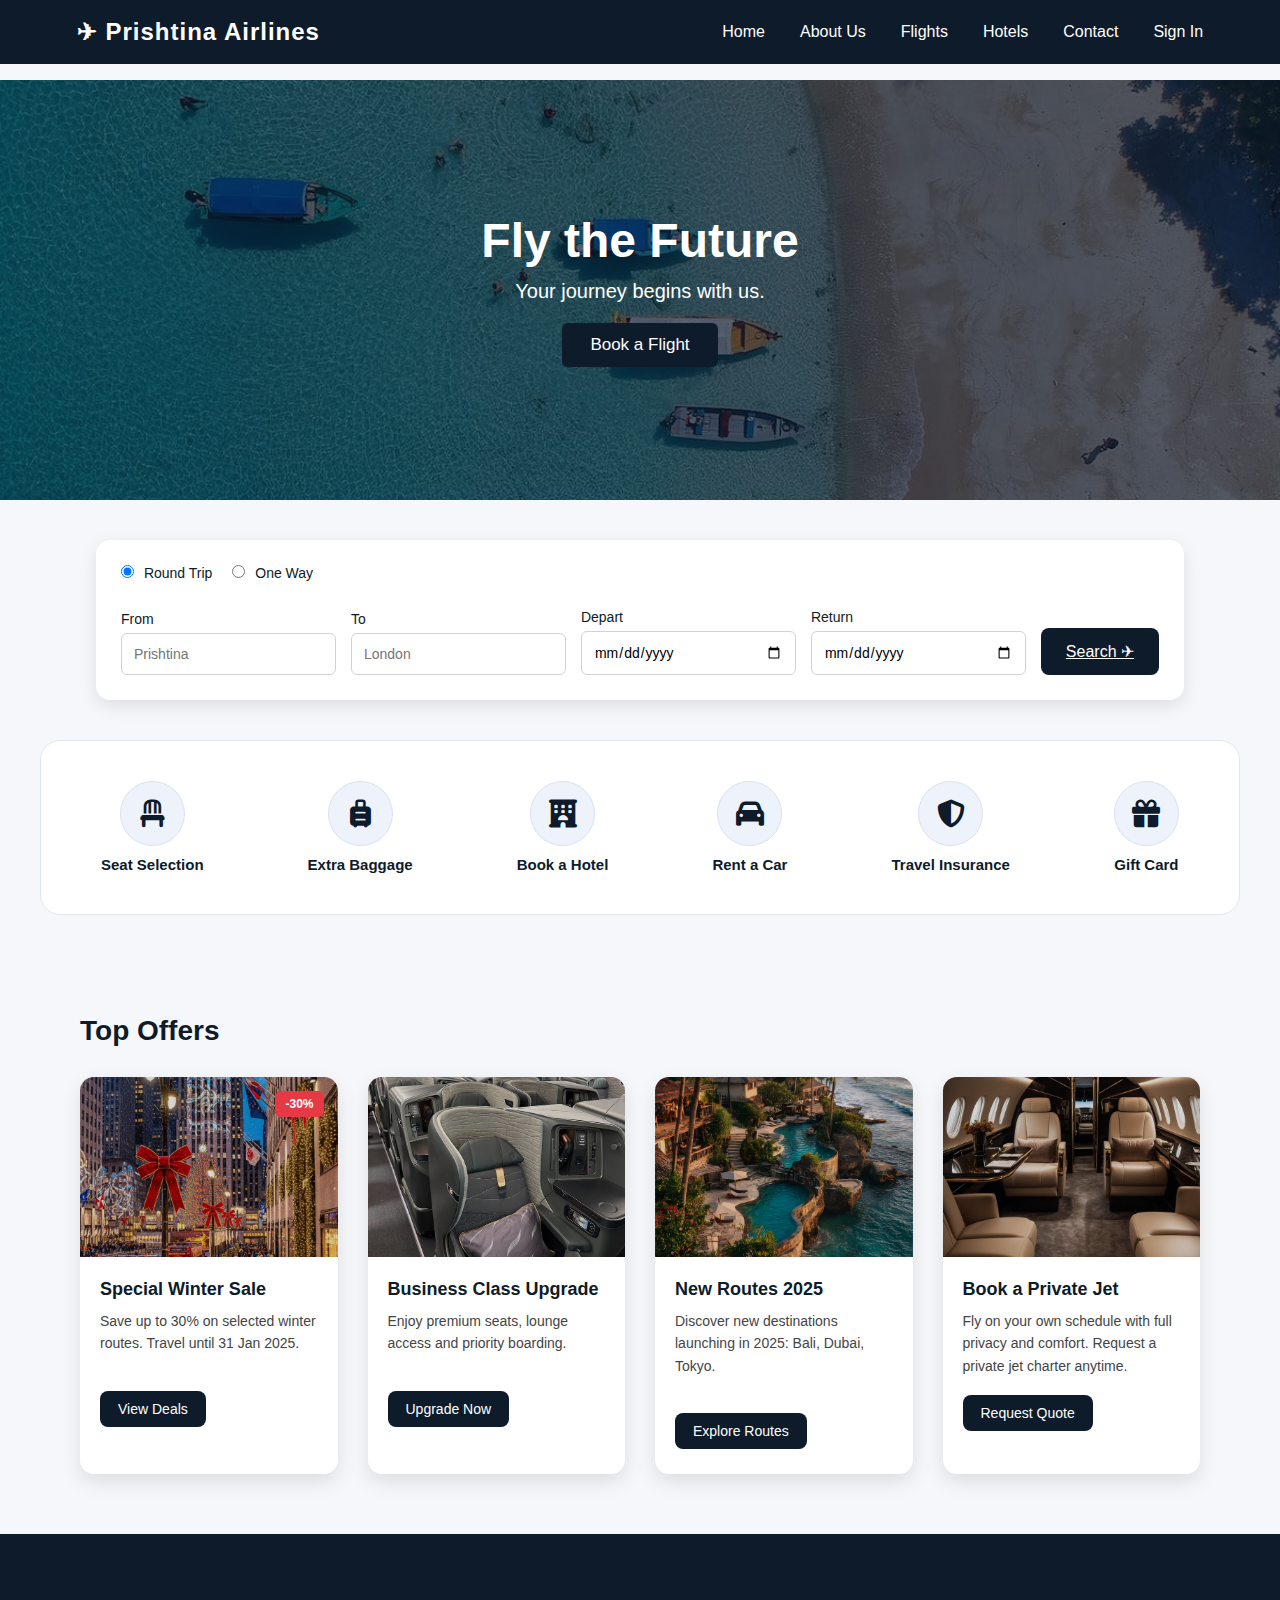
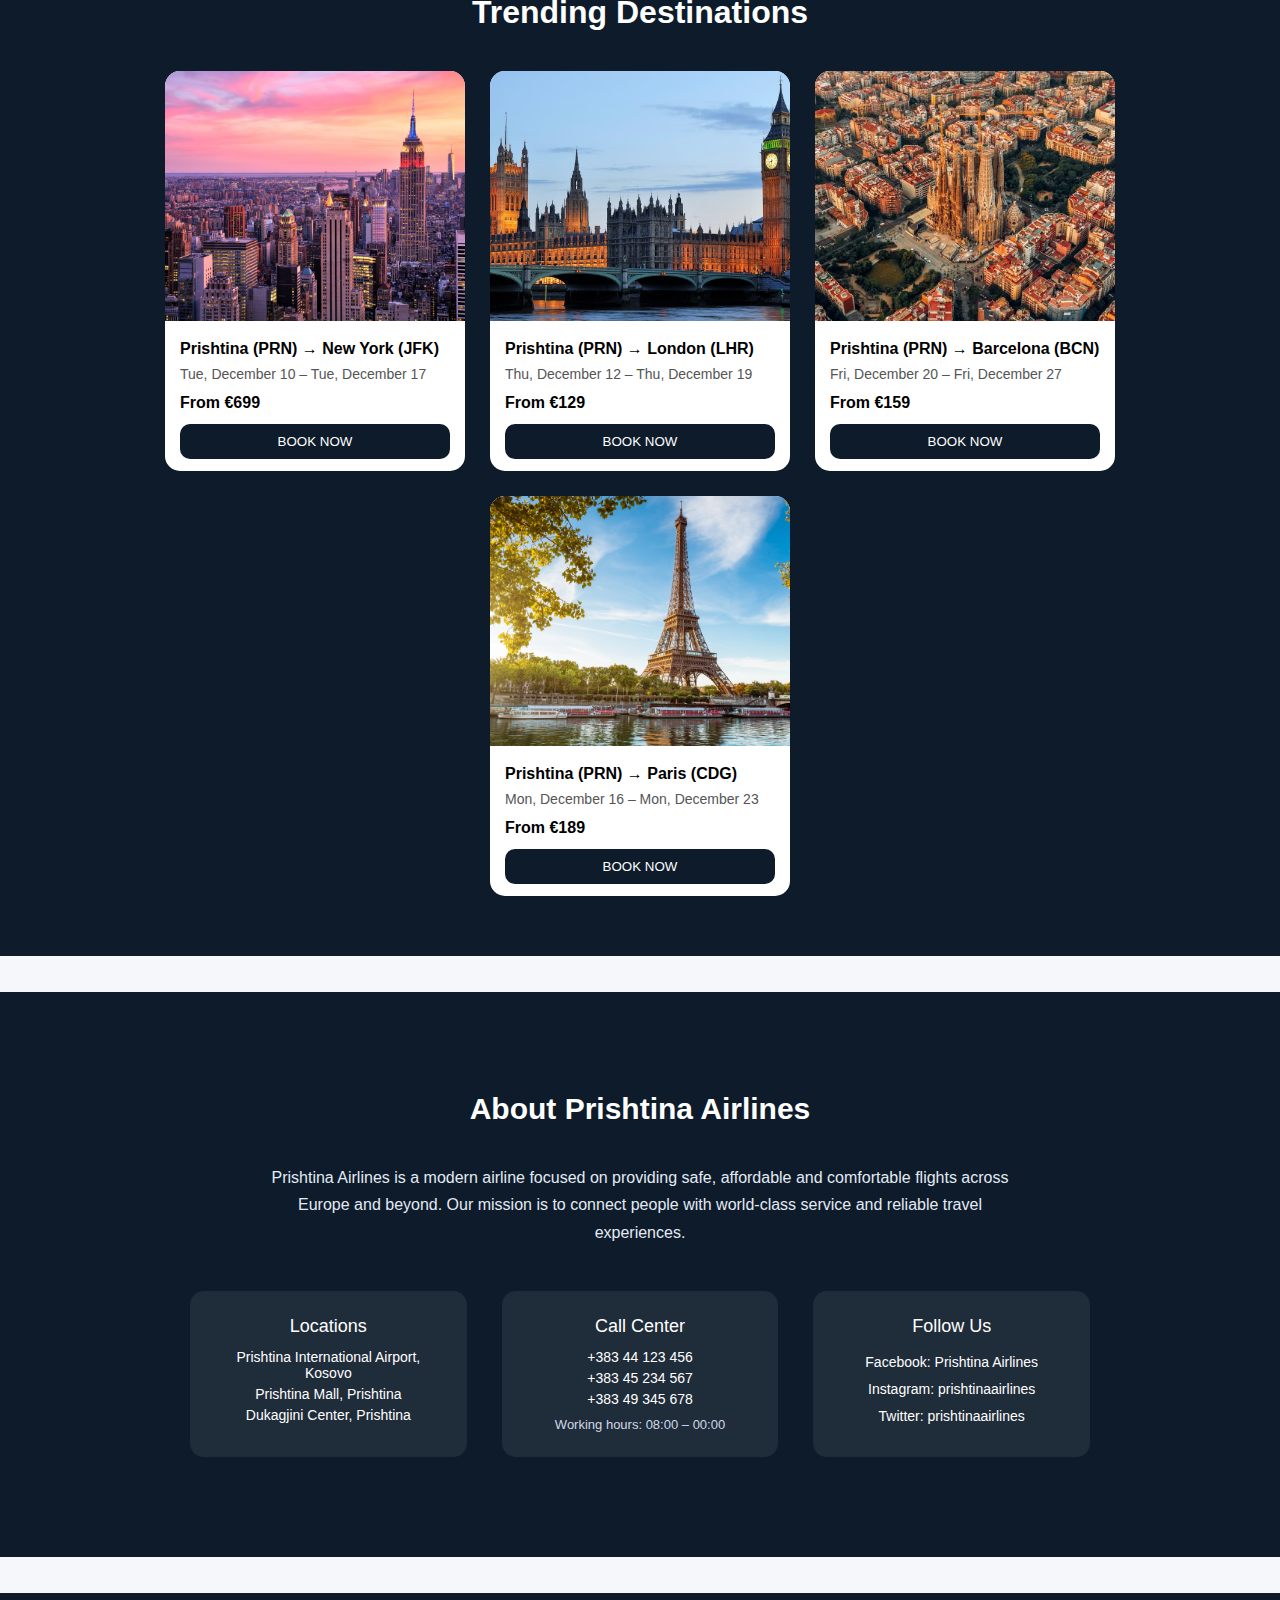
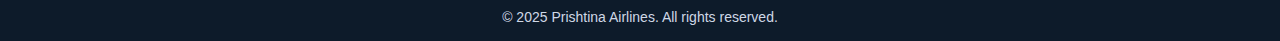
<file: index.html>
<!DOCTYPE html>
<html lang="en">
<head>
    <meta charset="UTF-8">
    <meta name="viewport" content="width=device-width, initial-scale=1.0">
    <title>Prishtina Airlines</title>
    <link rel="stylesheet" href="homepage.css">

<nav class="navbar">
    <div class="logo">✈ Prishtina Airlines</div>
    <ul class="nav-links">
        <li><a href="homepage.html">Home</a></li>
        <li><a href="#about">About Us</a></li>
        <li><a href="flights.html">Flights</a></li>
        <li><a href="hotels.html">Hotels</a></li>
        <li><a href="#about">Contact</a></li>
        <li><a class="signin-btn" href="signin.html">Sign In</a></li>
    </ul>
</nav>

  <section class="hero">
    <div class="hero-content">
      <h1>Fly the Future</h1>
      <p>Your journey begins with us.</p>
      <a href="#" class="hero-btn">Book a Flight</a>
    </div>
  </section>

 <div class="flight-box">

    <div class="trip-options">
        <label>
            <input type="radio" name="trip" value="round" checked onclick="toggleReturn()">
            Round Trip
        </label>
        <label>
            <input type="radio" name="trip" value="oneway" onclick="toggleReturn()">
            One Way
        </label>
    </div>

    <div class="form-row">
        <div class="input-group">
            <label>From</label>
            <input type="text" placeholder="Prishtina">
        </div>

        <div class="input-group">
            <label>To</label>
            <input type="text" placeholder="London">
        </div>

        <div class="input-group">
            <label>Depart</label>
            <input type="date">
        </div>

        <div class="input-group" id="returnBox">
            <label>Return</label>
            <input type="date">
        </div>

        <a href="flights.html" class="search-btn">Search ✈</a>

    </div>

</div>


<link rel="stylesheet" href="https://cdnjs.cloudflare.com/ajax/libs/font-awesome/6.5.0/css/all.min.css">

<div class="services">
    <div class="service-box">
        <div class="service-icon"><i class="fa-solid fa-chair"></i></div>
        <span>Seat Selection</span>
    </div>

    <div class="service-box">
        <div class="service-icon"><i class="fa-solid fa-suitcase-rolling"></i></div>
        <span>Extra Baggage</span>
    </div>
    
    <div>
<a href="hotels.html" class="service-box">
    <div class="service-icon"><i class="fa-solid fa-hotel"></i></div>
    <span>Book a Hotel</span>
</a>
</div>

 <div class="service-box">
        <div class="service-icon"><i class="fa-solid fa-car"></i></div>
        <span>Rent a Car</span>
    </div>

    <div class="service-box">
        <div class="service-icon"><i class="fa-solid fa-shield-halved"></i></div>
        <span>Travel Insurance</span>
    </div>

    <div class="service-box">
        <div class="service-icon"><i class="fa-solid fa-gift"></i></div>
        <span>Gift Card</span>
    </div>
</div>
<section class="top-offers">
  <h2>Top Offers</h2>

  <div class="offers-wrapper">

    <div class="offer-card">
      <img src="christmas.jpg" alt="Winter Sale">
      <span class="offer-badge">-30%</span>

      <h3>Special Winter Sale</h3>
      <p>
        Save up to 30% on selected winter routes.
        Travel until 31 Jan 2025.
      </p>
      <br>
      <button onclick="showMessage()">View Deals</button>
    </div>

    <div class="offer-card">
      <img src="businessclass.jpg" alt="Business Class">
      <h3>Business Class Upgrade</h3>
      <p>
        Enjoy premium seats, lounge access
        and priority boarding.
      </p>
      <br>
      <button onclick="showMessage()">Upgrade Now</button>
    </div>

    <div class="offer-card">
      <img src="bali.jpg" alt="New Routes">
      <h3>New Routes 2025</h3>
      <p>
        Discover new destinations launching in 2025:
        Bali, Dubai, Tokyo.
      </p>
      <br>
      <button onclick="showMessage()">Explore Routes</button>
    </div>

    <div class="offer-card">
  <img src="privatejet.jpg" alt="Private Jet">

  <h3>Book a Private Jet</h3>
  <p>
    Fly on your own schedule with full privacy and comfort.
    Request a private jet charter anytime.
  </p>

  <button onclick="openJetForm()">Request Quote</button>
</div>

  </div>
</section>

  <section class="trending">
    <h1>Trending Destinations</h1>

    <div class="cards">

      <div class="card">
        <img src="newyork.avif" alt="New York">
        <div class="card-body">
          <h3>Prishtina (PRN) → New York (JFK)</h3>
          <p>Tue, December 10 – Tue, December 17</p>
          <span>From €699</span>
          <button onclick="book()">BOOK NOW</button>
        </div>
      </div>

      <div class="card">
        <img src="london.avif" alt="London">
        <div class="card-body">
          <h3>Prishtina (PRN) → London (LHR)</h3>
          <p>Thu, December 12 – Thu, December 19</p>
          <span>From €129</span>
          <button onclick="book()">BOOK NOW</button>
        </div>
      </div>

      <div class="card">
        <img src="barcelona.webp" alt="Barcelona">
        <div class="card-body">
          <h3>Prishtina (PRN) → Barcelona (BCN)</h3>
          <p>Fri, December 20 – Fri, December 27</p>
          <span>From €159</span>
          <button onclick="book()">BOOK NOW</button>
        </div>
      </div>

      <div class="card">
        <img src="paris.webp" alt="Paris">
        <div class="card-body">
          <h3>Prishtina (PRN) → Paris (CDG)</h3>
          <p>Mon, December 16 – Mon, December 23</p>
          <span>From €189</span>
          <button onclick="book()">BOOK NOW</button>
        </div>
      </div>

    </div>
  </section>

<br>
<br>
<section id="about" class="about-airline">
    <div class="about-container">

        <h2>About Prishtina Airlines</h2>
        <br>

        <p class="about-desc">
            Prishtina Airlines is a modern airline focused on providing safe,
            affordable and comfortable flights across Europe and beyond.
            Our mission is to connect people with world-class service and
            reliable travel experiences.
        </p>

        <div class="about-info">
            <div class="about-box">
                <h4>Locations</h4>
                <p>Prishtina International Airport, Kosovo</p>
                <p>Prishtina Mall, Prishtina</p>
                <p>Dukagjini Center, Prishtina</p>
            </div>

            <div class="about-box">
                <h4>Call Center</h4>
                <p>+383 44 123 456</p>
                <p>+383 45 234 567</p>
                <p>+383 49 345 678</p>
                <span>Working hours: 08:00 – 00:00</span>
            </div>

            <div class="about-box">
                <h4>Follow Us</h4>
                <div class="social-links">
                    <p>Facebook: Prishtina Airlines</p>
                    <p>Instagram: prishtinaairlines</p>
                    <p>Twitter: prishtinaairlines</p>
                </div>
            </div>
        </div>

    </div>
</section>
<br><br>
<footer class="airline-footer">
    © 2025 Prishtina Airlines. All rights reserved.
</footer>

  <script src="homepage.js"></script>
</body>
</html>
</file>
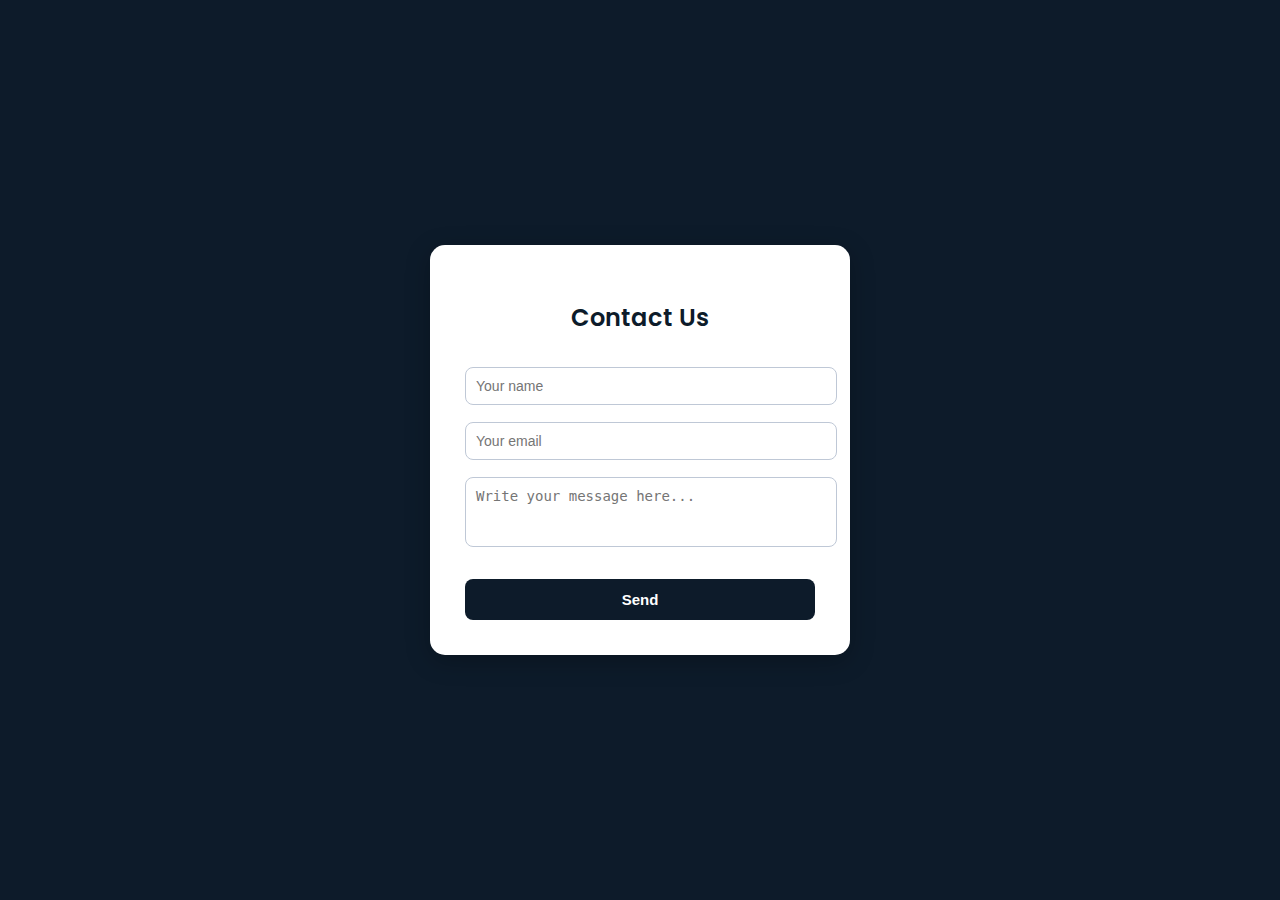
<file: contactform.html>
<!DOCTYPE html>
<html lang="en">
<head>
    <meta charset="UTF-8">
    <meta name="viewport" content="width=device-width, initial-scale=1.0">
    <title>Contact Us</title>

    <link rel="stylesheet" href="contactform.css">
    <link href="https://fonts.googleapis.com/css2?family=Poppins:wght@400;600&display=swap" rel="stylesheet">
</head>
<body>

<form action="process_contact.php" method="POST" class="contact-form" novalidate>
<section class="contact-section">
    <div class="contact-container">
        <h2>Contact Us</h2>

        <form action="process_contact.php" method="POST" class="contact-form">

            <input type="text" name="name" placeholder="Your name" required>
            <span class="error"></span>

            <input type="email" name="email" placeholder="Your email" required>
            <span class="error"></span>

            <textarea name="message" placeholder="Write your message here..." rows="3" required></textarea>
            <span class="error"></span>

            <button type="submit" name="submit_contact">Send</button>
        </form>
    </div>
</section>

<script src="contactform.js"></script>
</body>
</html>
</file>
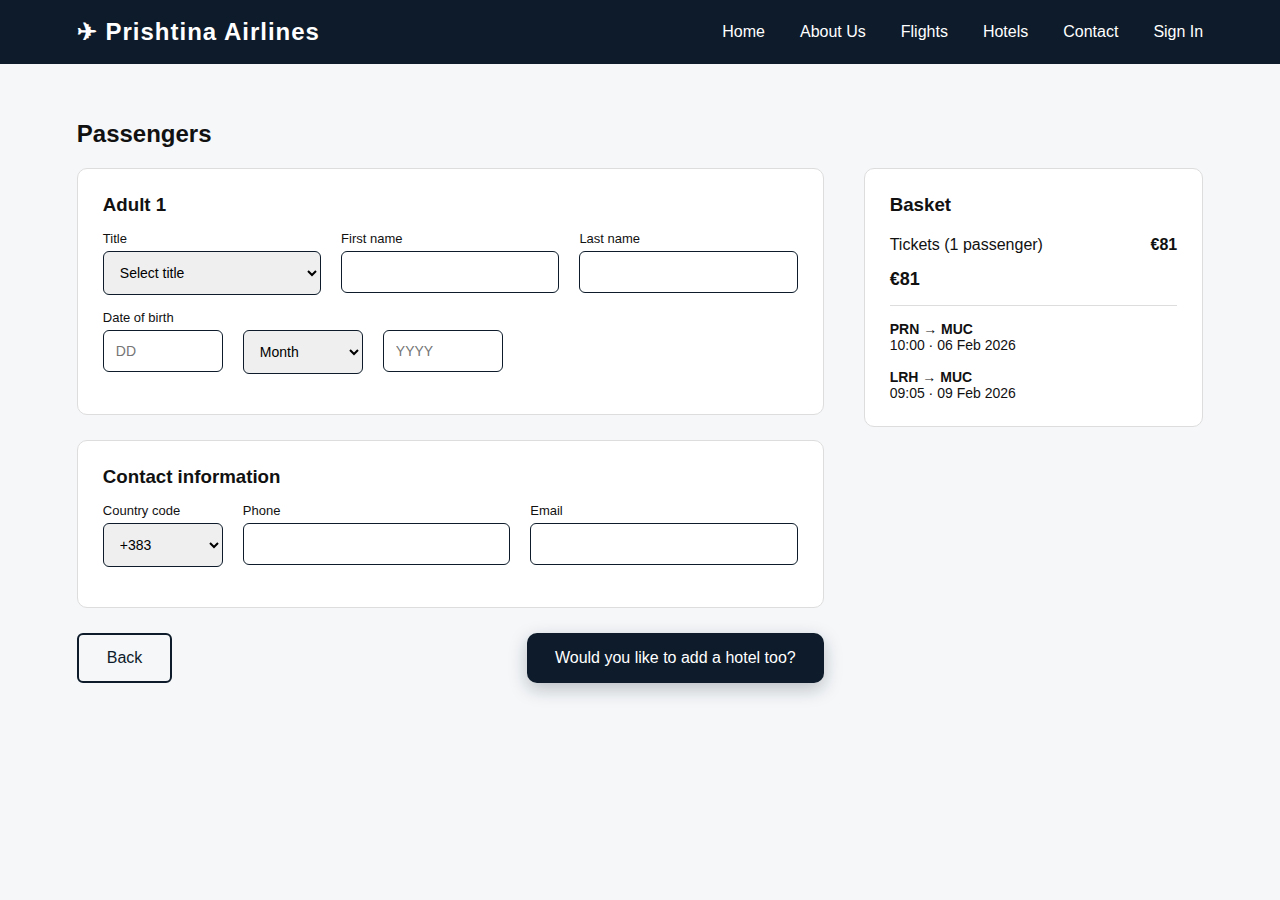
<file: flightdetails.html>
<!DOCTYPE html>
<html lang="en">
<head>
  <meta charset="UTF-8" />
  <title>Passengers | Prishtina Airlines</title>
  <link rel="stylesheet" href="flightdetails.css" />
  <meta name="viewport" content="width=device-width, initial-scale=1.0">
</head>
<body>

<nav class="navbar">
    <div class="logo">✈ Prishtina Airlines</div>
    <ul class="nav-links">
        <li><a href="homepage.html">Home</a></li>
        <li><a href="#about">About Us</a></li>
        <li><a href="flights.html">Flights</a></li>
        <li><a href="hotels.html">Hotels</a></li>
        <li><a href="#about">Contact</a></li>
        <li><a class="signin-btn" href="signin.html">Sign In</a></li>
    </ul>
</nav>

<main class="container">

  <section class="form-area">
    <h2>Passengers</h2>

    <div class="card">
      <h3>Adult 1</h3>

      <div class="row">
        <div class="field">
          <label>Title</label>
          <select>
            <option>Select title</option>
          </select>
        </div>

        <div class="field">
          <label>First name</label>
          <input type="text">
        </div>

        <div class="field">
          <label>Last name</label>
          <input type="text">
        </div>
      </div>

      <div class="row">
        <div class="field small">
          <label>Date of birth</label>
          <input placeholder="DD">
        </div>
        <div class="field small">
          <label>&nbsp;</label>
          <select>
            <option>Month</option>
          </select>
        </div>
        <div class="field small">
          <label>&nbsp;</label>
          <input placeholder="YYYY">
        </div>
      </div>
    </div>

    <div class="card">
      <h3>Contact information</h3>

      <div class="row">
        <div class="field small">
          <label>Country code</label>
          <select>
            <option>+383</option>
          </select>
        </div>

        <div class="field">
          <label>Phone</label>
          <input type="text">
        </div>

        <div class="field">
          <label>Email</label>
          <input type="email">
        </div>
      </div>
    </div>

    <div class="actions">
     <a href="flights.html" class="back">Back</a>
     <a href="hotels.html" class="hotel-btn">Would you like to add a hotel too?</a>


    </div>
  </section>

  <aside class="basket">
    <h3>Basket</h3>

    <div class="price">
      <p>Tickets (1 passenger)</p>
      <strong>€81</strong>
    </div>

    <div class="total">
      <strong>€81</strong>
    </div>

    <div class="trip">
      <p><b>PRN → MUC</b><br>10:00 · 06 Feb 2026</p> <br>
      <p><b>LRH → MUC</b><br>09:05 · 09 Feb 2026</p>
    </div>
  </aside>

</main>

</body>
</html>
</file>
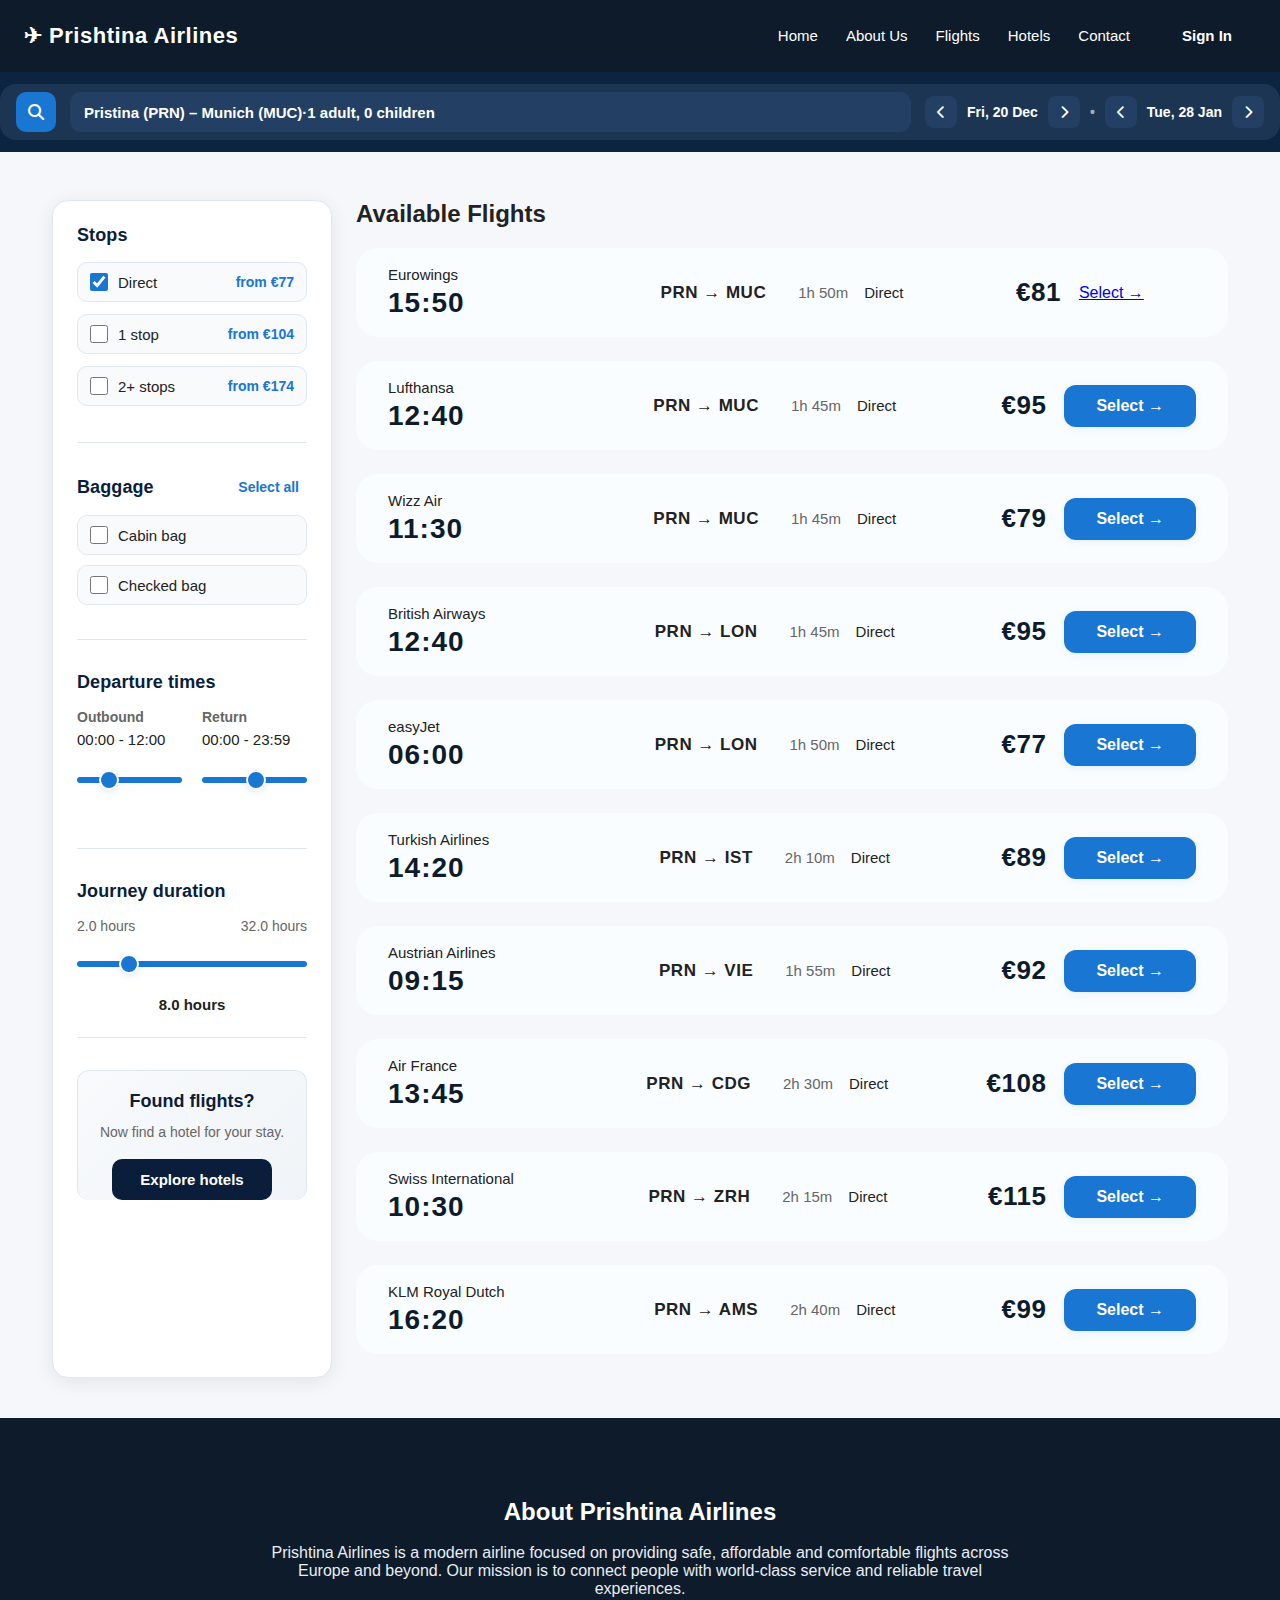
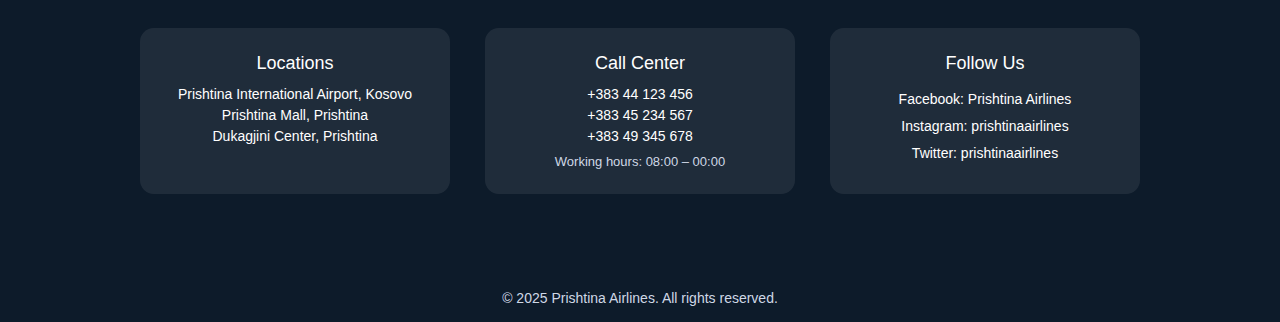
<file: flights.html>
<!DOCTYPE html>
<html lang="en">
<head>
  <meta charset="UTF-8">
  <meta name="viewport" content="width=device-width, initial-scale=1.0">
  <title>Prishtina Airlines – Flights</title>
  <link rel="stylesheet" href="flights.css">
  <link rel="stylesheet" href="https://cdnjs.cloudflare.com/ajax/libs/font-awesome/6.5.0/css/all.min.css">
</head>

<body>

<nav class="navbar">
  <div class="logo">✈ Prishtina Airlines</div>
  <ul class="nav-links">
    <li><a href="homepage.html">Home</a></li>
    <li><a href="#about">About Us</a></li>
    <li><a href="flights.html">Flights</a></li>
    <li><a href="hotels.html">Hotels</a></li>
    <li><a href="#about">Contact</a></li>
    <li><a class="signin-btn" href="signin.html">Sign In</a></li>
  </ul>
</nav>

<div class="summary-bar-bg">
  <div class="summary-bar">
    <div class="summary-search">
      <i class="fa-solid fa-magnifying-glass"></i>
    </div>
    
    <div class="summary-route-wide" onclick="editRoute()">
      <span id="route-text">Pristina (PRN) – Munich (MUC)</span> 
      · 
      <span id="passenger-text">1 adult, 0 children</span>
    </div>
    
    <div class="summary-dates">
      <button class="date-btn" onclick="changeDate(-1, 'depart')">
        <i class="fa-solid fa-chevron-left"></i>
      </button>
      <span id="depart-date">Sat, 20 Dec</span>
      <button class="date-btn" onclick="changeDate(1, 'depart')">
        <i class="fa-solid fa-chevron-right"></i>
      </button>
      
      <span class="dot">•</span>
      
      <button class="date-btn" onclick="changeDate(-1, 'return')">
        <i class="fa-solid fa-chevron-left"></i>
      </button>
      <span id="return-date">Wed, 28 Jan</span>
      <button class="date-btn" onclick="changeDate(1, 'return')">
        <i class="fa-solid fa-chevron-right"></i>
      </button>
    </div>
  </div>
</div>

<div class="flights-container">

<aside class="sidebar-filters">
  <div class="filter-section">
    <h4>Stops</h4>
    <div class="stop-option">
      <label>
        <input type="checkbox" checked> 
        Direct
      </label>
      <span class="stop-price">from €77</span>
    </div>
    <div class="stop-option">
      <label>
        <input type="checkbox"> 
        1 stop
      </label>
      <span class="stop-price">from €104</span>
    </div>
    <div class="stop-option">
      <label>
        <input type="checkbox"> 
        2+ stops
      </label>
      <span class="stop-price">from €174</span>
    </div>
  </div>

  <div class="filter-section">
    <div class="baggage-header">
      <h4>Baggage</h4>
      <button class="select-all">Select all</button>
    </div>
    <div class="baggage-option">
      <label>
        <input type="checkbox"> 
        Cabin bag
      </label>
    </div>
    <div class="baggage-option">
      <label>
        <input type="checkbox"> 
        Checked bag
      </label>
    </div>
  </div>

  <div class="filter-section">
    <h4>Departure times</h4>
    <div class="departure-times">
      <div class="time-range">
        <h5>Outbound</h5>
        <span>00:00 - 12:00</span>
        <input type="range" min="0" max="23" value="6">
      </div>
      <div class="time-range">
        <h5>Return</h5>
        <span>00:00 - 23:59</span>
        <input type="range" min="0" max="23" value="12">
      </div>
    </div>
  </div>

  <div class="filter-section">
    <h4>Journey duration</h4>
    <div class="duration-range">
      <div class="duration-labels">
        <span>2.0 hours</span>
        <span>32.0 hours</span>
      </div>
      <input type="range" min="2" max="32" value="8" step="0.1">
      <div class="duration-value">8.0 hours</div>
    </div>
  </div>

  <div class="filter-section hotel-box">
    <h3>Found flights?</h3>
    <p>Now find a hotel for your stay.</p>
    <a href="hotels.html" class="hotel-btn">Explore hotels</a>
  </div>
</aside>

<main class="flights-main">
  <h2>Available Flights</h2>

  <div class="flight-card">
    <div class="flight-left">
      <div class="airline">Eurowings</div>
      <div class="time">15:50</div>
    </div>
    
    <div class="flight-center">
      <div class="route">PRN → MUC</div>
      <div class="duration-container">
        <span class="duration">1h 50m</span>
        <span class="direct">Direct</span>
      </div>
    </div>
    
    <div class="flight-right">
      <div class="price-container">
        <span class="price">€81</span>
        <span class="price-label">per person</span>
      </div>
      <a href="flightdetails.html" class="select-btn">Select →</a>
    </div>
  </div>

  <div class="flight-card">
    <div class="flight-left">
      <div class="airline">Lufthansa</div>
      <div class="time">12:40</div>
    </div>
    
    <div class="flight-center">
      <div class="route">PRN → MUC</div>
      <div class="duration-container">
        <span class="duration">1h 45m</span>
        <span class="direct">Direct</span>
      </div>
    </div>
    
    <div class="flight-right">
      <div class="price-container">
        <span class="price">€95</span>
        <span class="price-label">per person</span>
      </div>
      <button>Select →</button>
    </div>
  </div>

  <div class="flight-card">
    <div class="flight-left">
      <div class="airline">Wizz Air</div>
      <div class="time">11:30</div>
    </div>
    
    <div class="flight-center">
      <div class="route">PRN → MUC</div>
      <div class="duration-container">
        <span class="duration">1h 45m</span>
        <span class="direct">Direct</span>
      </div>
    </div>
    
    <div class="flight-right">
      <div class="price-container">
        <span class="price">€79</span>
        <span class="price-label">per person</span>
      </div>
      <button>Select →</button>
    </div>
  </div>

  <div class="flight-card">
    <div class="flight-left">
      <div class="airline">British Airways</div>
      <div class="time">12:40</div>
    </div>
    
    <div class="flight-center">
      <div class="route">PRN → LON</div>
      <div class="duration-container">
        <span class="duration">1h 45m</span>
        <span class="direct">Direct</span>
      </div>
    </div>
    
    <div class="flight-right">
      <div class="price-container">
        <span class="price">€95</span>
        <span class="price-label">per person</span>
      </div>
      <button>Select →</button>
    </div>
  </div>

  <div class="flight-card">
    <div class="flight-left">
      <div class="airline">easyJet</div>
      <div class="time">06:00</div>
    </div>
    
    <div class="flight-center">
      <div class="route">PRN → LON</div>
      <div class="duration-container">
        <span class="duration">1h 50m</span>
        <span class="direct">Direct</span>
      </div>
    </div>
    
    <div class="flight-right">
      <div class="price-container">
        <span class="price">€77</span>
        <span class="price-label">per person</span>
      </div>
      <button>Select →</button>
    </div>
  </div>

  <div class="flight-card">
    <div class="flight-left">
      <div class="airline">Turkish Airlines</div>
      <div class="time">14:20</div>
    </div>
    
    <div class="flight-center">
      <div class="route">PRN → IST</div>
      <div class="duration-container">
        <span class="duration">2h 10m</span>
        <span class="direct">Direct</span>
      </div>
    </div>
    
    <div class="flight-right">
      <div class="price-container">
        <span class="price">€89</span>
        <span class="price-label">per person</span>
      </div>
      <button>Select →</button>
    </div>
  </div>

  <div class="flight-card">
    <div class="flight-left">
      <div class="airline">Austrian Airlines</div>
      <div class="time">09:15</div>
    </div>
    
    <div class="flight-center">
      <div class="route">PRN → VIE</div>
      <div class="duration-container">
        <span class="duration">1h 55m</span>
        <span class="direct">Direct</span>
      </div>
    </div>
    
    <div class="flight-right">
      <div class="price-container">
        <span class="price">€92</span>
        <span class="price-label">per person</span>
      </div>
      <button>Select →</button>
    </div>
  </div>

  <div class="flight-card">
    <div class="flight-left">
      <div class="airline">Air France</div>
      <div class="time">13:45</div>
    </div>
    
    <div class="flight-center">
      <div class="route">PRN → CDG</div>
      <div class="duration-container">
        <span class="duration">2h 30m</span>
        <span class="direct">Direct</span>
      </div>
    </div>
    
    <div class="flight-right">
      <div class="price-container">
        <span class="price">€108</span>
        <span class="price-label">per person</span>
      </div>
      <button>Select →</button>
    </div>
  </div>

  <div class="flight-card">
    <div class="flight-left">
      <div class="airline">Swiss International</div>
      <div class="time">10:30</div>
    </div>
    
    <div class="flight-center">
      <div class="route">PRN → ZRH</div>
      <div class="duration-container">
        <span class="duration">2h 15m</span>
        <span class="direct">Direct</span>
      </div>
    </div>
    
    <div class="flight-right">
      <div class="price-container">
        <span class="price">€115</span>
        <span class="price-label">per person</span>
      </div>
      <button>Select →</button>
    </div>
  </div>

  <div class="flight-card">
    <div class="flight-left">
      <div class="airline">KLM Royal Dutch</div>
      <div class="time">16:20</div>
    </div>
    
    <div class="flight-center">
      <div class="route">PRN → AMS</div>
      <div class="duration-container">
        <span class="duration">2h 40m</span>
        <span class="direct">Direct</span>
      </div>
    </div>
    
    <div class="flight-right">
      <div class="price-container">
        <span class="price">€99</span>
        <span class="price-label">per person</span>
      </div>
      <button>Select →</button>
    </div>
  </div>

</main>
</div>

<section id="about" class="about-airline">
    <div class="about-container">
        <h2>About Prishtina Airlines</h2>
        <br>
        <p class="about-desc">
            Prishtina Airlines is a modern airline focused on providing safe,
            affordable and comfortable flights across Europe and beyond.
            Our mission is to connect people with world-class service and
            reliable travel experiences.
        </p>
        <div class="about-info">
            <div class="about-box">
                <h4>Locations</h4>
                <p>Prishtina International Airport, Kosovo</p>
                <p>Prishtina Mall, Prishtina</p>
                <p>Dukagjini Center, Prishtina</p>
            </div>
            <div class="about-box">
                <h4>Call Center</h4>
                <p>+383 44 123 456</p>
                <p>+383 45 234 567</p>
                <p>+383 49 345 678</p>
                <span>Working hours: 08:00 – 00:00</span>
            </div>
            <div class="about-box">
                <h4>Follow Us</h4>
                <div class="social-links">
                    <p>Facebook: Prishtina Airlines</p>
                    <p>Instagram: prishtinaairlines</p>
                    <p>Twitter: prishtinaairlines</p>
                </div>
            </div>
        </div>
    </div>
</section>

<footer class="airline-footer">
    © 2025 Prishtina Airlines. All rights reserved.
</footer>

<script src="flights.js"></script>

</body>
</html>
</file>
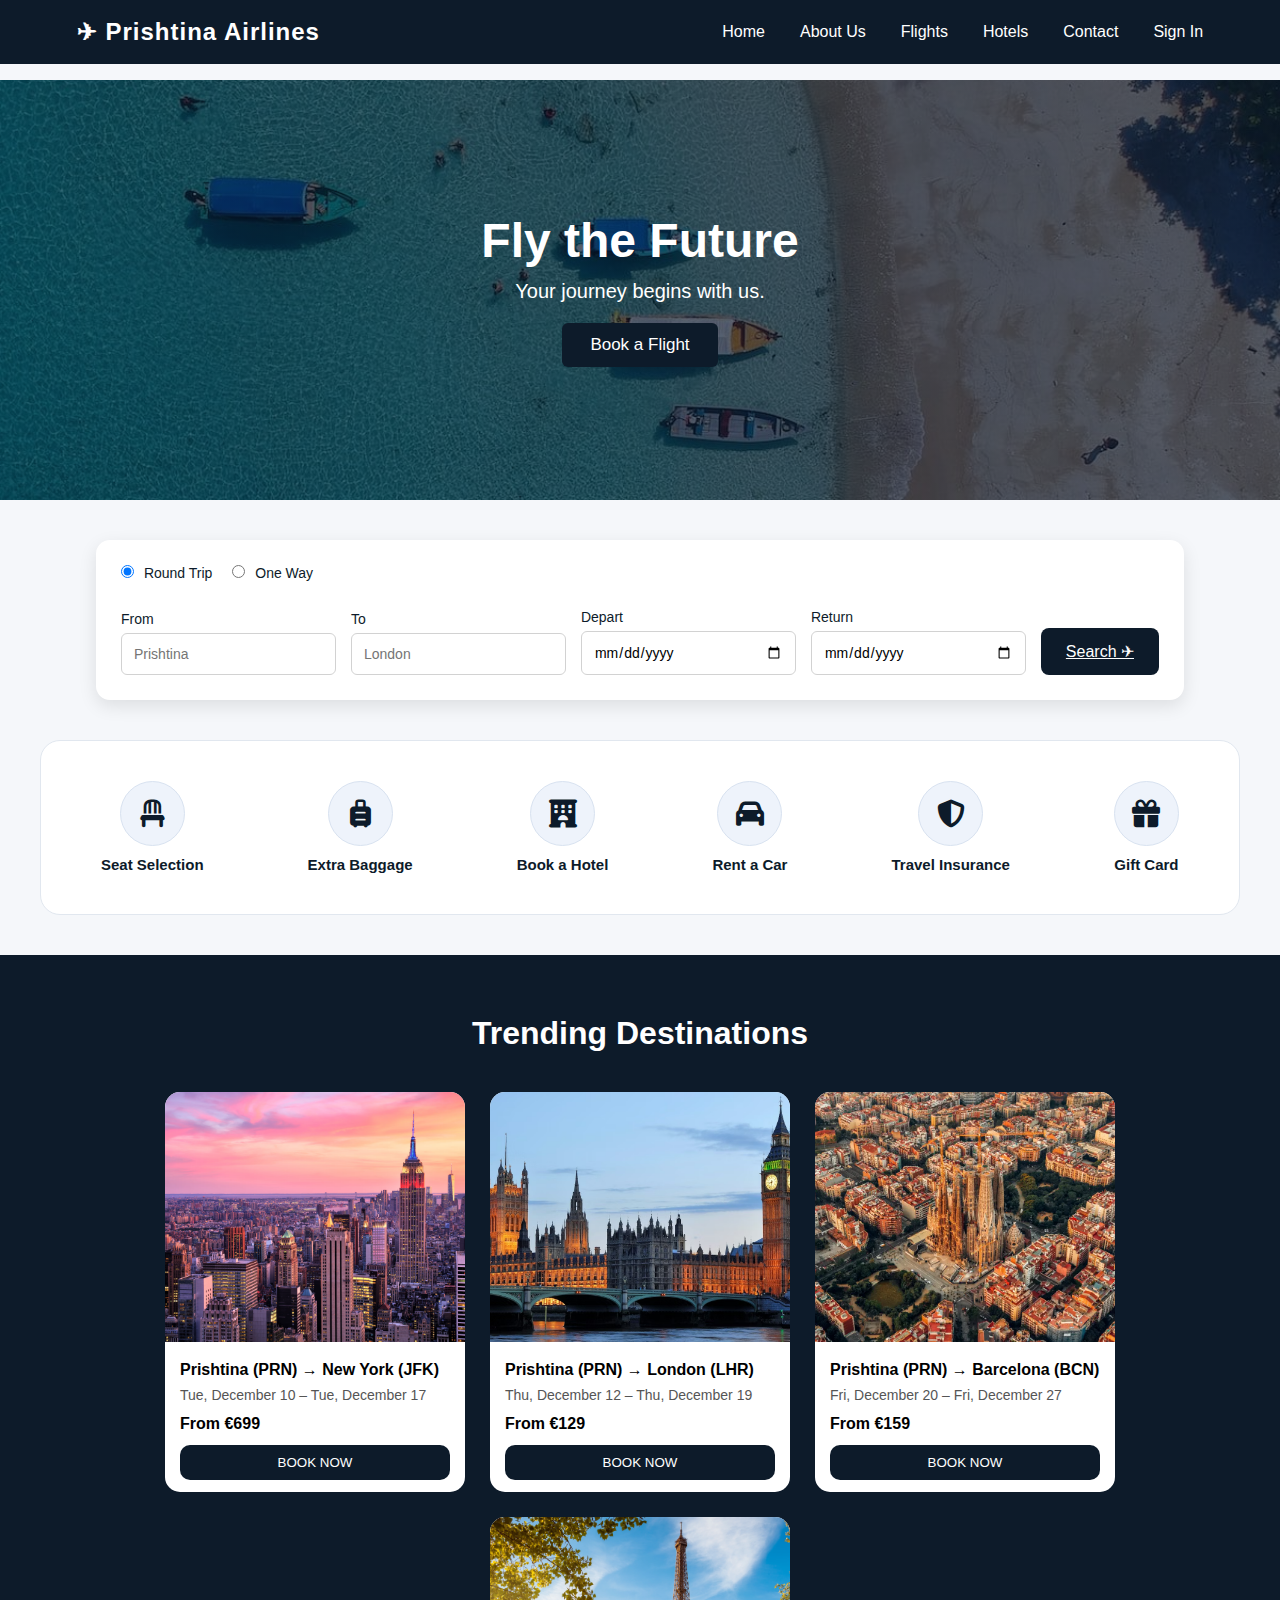
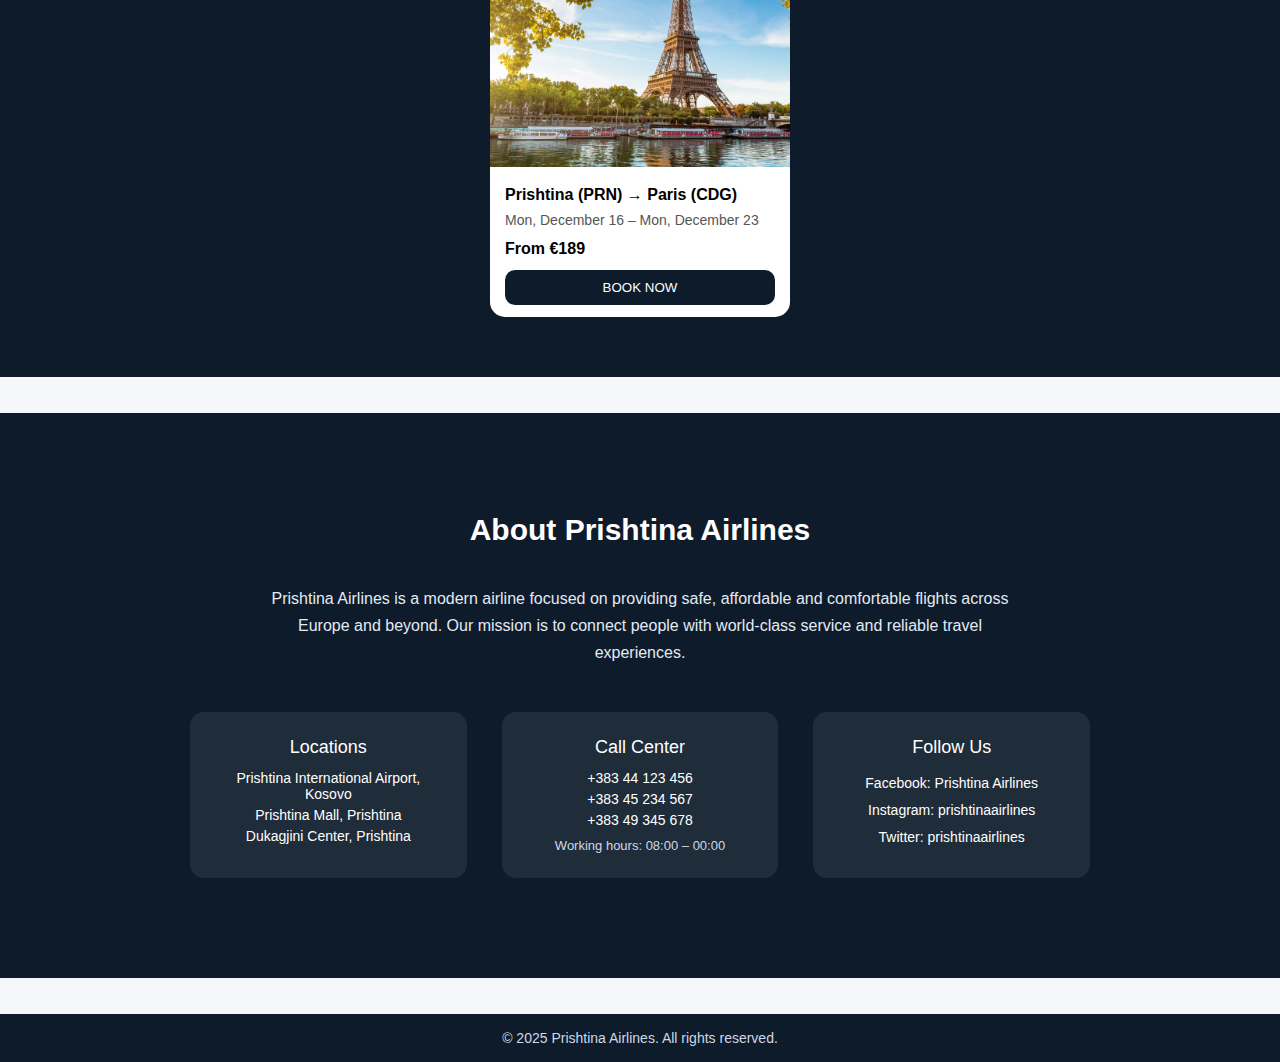
<file: homepage.html>
<!DOCTYPE html>
<html lang="en">
<head>
    <meta charset="UTF-8">
    <meta name="viewport" content="width=device-width, initial-scale=1.0">
    <title>Prishtina Airlines</title>
    <link rel="stylesheet" href="homepage.css">

<nav class="navbar">
    <div class="logo">✈ Prishtina Airlines</div>
    <ul class="nav-links">
        <li><a href="homepage.html">Home</a></li>
        <li><a href="#about">About Us</a></li>
        <li><a href="#">Flights</a></li>
        <li><a href="#">Hotels</a></li>
        <li><a href="#">Contact</a></li>
        <li><a class="signin-btn" href="signin.html">Sign In</a></li>
    </ul>
</nav>

  <section class="hero">
    <div class="hero-content">
      <h1>Fly the Future</h1>
      <p>Your journey begins with us.</p>
      <a href="#" class="hero-btn">Book a Flight</a>
    </div>
  </section>

 <div class="flight-box">

    <div class="trip-options">
        <label>
            <input type="radio" name="trip" value="round" checked onclick="toggleReturn()">
            Round Trip
        </label>
        <label>
            <input type="radio" name="trip" value="oneway" onclick="toggleReturn()">
            One Way
        </label>
    </div>

    <div class="form-row">
        <div class="input-group">
            <label>From</label>
            <input type="text" placeholder="Prishtina">
        </div>

        <div class="input-group">
            <label>To</label>
            <input type="text" placeholder="London">
        </div>

        <div class="input-group">
            <label>Depart</label>
            <input type="date">
        </div>

        <div class="input-group" id="returnBox">
            <label>Return</label>
            <input type="date">
        </div>

        <a href="londontickets.html" class="search-btn">Search ✈</a>

    </div>

</div>


<link rel="stylesheet" href="https://cdnjs.cloudflare.com/ajax/libs/font-awesome/6.5.0/css/all.min.css">

<div class="services">
    <div class="service-box">
        <div class="service-icon"><i class="fa-solid fa-chair"></i></div>
        <span>Seat Selection</span>
    </div>

    <div class="service-box">
        <div class="service-icon"><i class="fa-solid fa-suitcase-rolling"></i></div>
        <span>Extra Baggage</span>
    </div>
    
    <div>
<a href="hotels.html" class="service-box">
    <div class="service-icon"><i class="fa-solid fa-hotel"></i></div>
    <span>Book a Hotel</span>
</a>
</div>

 <div class="service-box">
        <div class="service-icon"><i class="fa-solid fa-car"></i></div>
        <span>Rent a Car</span>
    </div>

    <div class="service-box">
        <div class="service-icon"><i class="fa-solid fa-shield-halved"></i></div>
        <span>Travel Insurance</span>
    </div>

    <div class="service-box">
        <div class="service-icon"><i class="fa-solid fa-gift"></i></div>
        <span>Gift Card</span>
    </div>
</div>

  <section class="trending">
    <h1>Trending Destinations</h1>

    <div class="cards">

      <div class="card">
        <img src="newyork.avif" alt="New York">
        <div class="card-body">
          <h3>Prishtina (PRN) → New York (JFK)</h3>
          <p>Tue, December 10 – Tue, December 17</p>
          <span>From €699</span>
          <button onclick="book()">BOOK NOW</button>
        </div>
      </div>

      <div class="card">
        <img src="london.avif" alt="London">
        <div class="card-body">
          <h3>Prishtina (PRN) → London (LHR)</h3>
          <p>Thu, December 12 – Thu, December 19</p>
          <span>From €129</span>
          <button onclick="book()">BOOK NOW</button>
        </div>
      </div>

      <div class="card">
        <img src="barcelona.webp" alt="Barcelona">
        <div class="card-body">
          <h3>Prishtina (PRN) → Barcelona (BCN)</h3>
          <p>Fri, December 20 – Fri, December 27</p>
          <span>From €159</span>
          <button onclick="book()">BOOK NOW</button>
        </div>
      </div>

      <div class="card">
        <img src="paris.webp" alt="Paris">
        <div class="card-body">
          <h3>Prishtina (PRN) → Paris (CDG)</h3>
          <p>Mon, December 16 – Mon, December 23</p>
          <span>From €189</span>
          <button onclick="book()">BOOK NOW</button>
        </div>
      </div>

    </div>
  </section>

<br>
<br>
<section id="about" class="about-airline">
    <div class="about-container">

        <h2>About Prishtina Airlines</h2>
        <br>

        <p class="about-desc">
            Prishtina Airlines is a modern airline focused on providing safe,
            affordable and comfortable flights across Europe and beyond.
            Our mission is to connect people with world-class service and
            reliable travel experiences.
        </p>

        <div class="about-info">
            <div class="about-box">
                <h4>Locations</h4>
                <p>Prishtina International Airport, Kosovo</p>
                <p>Prishtina Mall, Prishtina</p>
                <p>Dukagjini Center, Prishtina</p>
            </div>

            <div class="about-box">
                <h4>Call Center</h4>
                <p>+383 44 123 456</p>
                <p>+383 45 234 567</p>
                <p>+383 49 345 678</p>
                <span>Working hours: 08:00 – 00:00</span>
            </div>

            <div class="about-box">
                <h4>Follow Us</h4>
                <div class="social-links">
                    <p>Facebook: Prishtina Airlines</p>
                    <p>Instagram: prishtinaairlines</p>
                    <p>Twitter: prishtinaairlines</p>
                </div>
            </div>
        </div>

    </div>
</section>
<br><br>
<footer class="airline-footer">
    © 2025 Prishtina Airlines. All rights reserved.
</footer>

  <script src="homepage.js"></script>
</body>
</html>
</file>
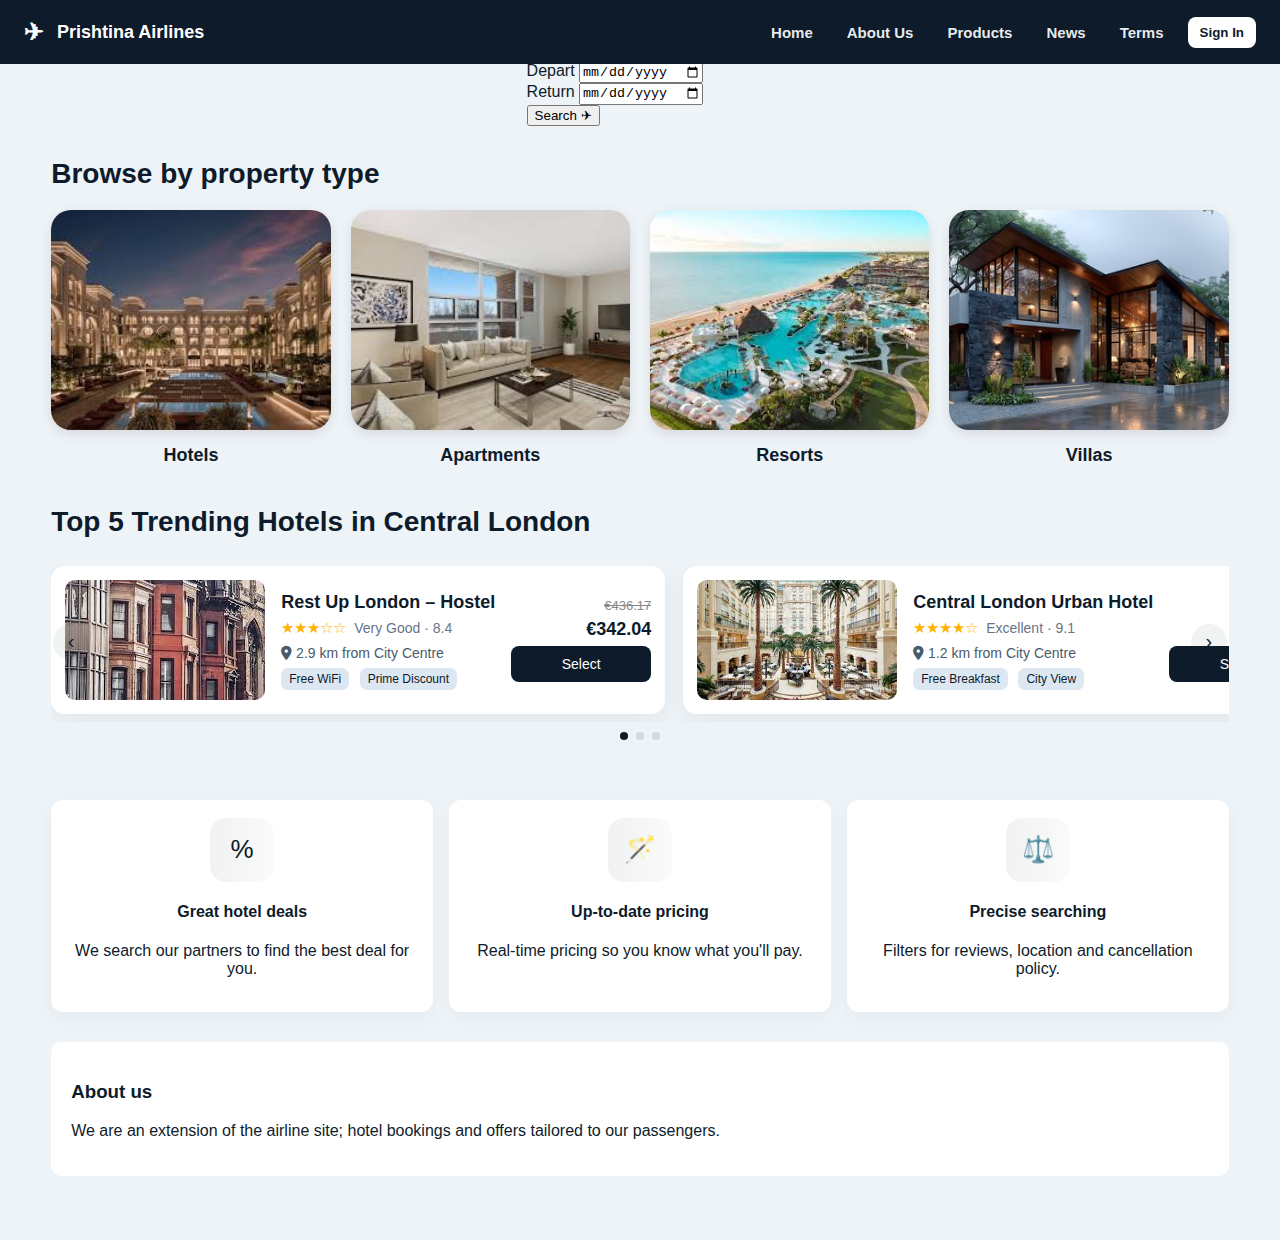
<file: hotels.html>
<!DOCTYPE html>
<html lang="en">
<head>
    <meta charset="UTF-8" />
    <meta name="viewport" content="width=device-width, initial-scale=1.0"/>
    <title>London Hotels</title>
    <link rel="stylesheet" href="hotels.css">
    <link rel="stylesheet" href="https://cdnjs.cloudflare.com/ajax/libs/font-awesome/6.5.0/css/all.min.css">
</head>

<body>

    <header class="navbar" role="banner">
        <div class="nav-left">
            <span class="logo">✈</span>
            <span class="site-title">Prishtina Airlines</span>
        </div>
        <nav class="nav-right" aria-label="Main navigation">
            <a href="#" class="nav-link">Home</a>
            <a href="#" class="nav-link">About Us</a>
            <a href="#" class="nav-link">Products</a>
            <a href="#" class="nav-link">News</a>
            <a href="#" class="nav-link">Terms</a>
            <button class="cta">Sign In</button>
        </nav>
    </header>

    
    <section class="hero">
        <div class="search-container hero-search">
            <div class="search-options">
                <label><input type="radio" name="trip" checked> Round Trip</label>
                <label><input type="radio" name="trip"> One Way</label>
            </div>
            <div class="search-form">
                <div class="form-group">
                    <label>From</label>
                    <input type="text" placeholder="Prishtina">
                </div>
                <div class="form-group">
                    <label>To</label>
                    <input type="text" placeholder="London">
                </div>
                <div class="form-group">
                    <label>Depart</label>
                    <input type="date" placeholder="mm/dd/yyyy">
                </div>
                <div class="form-group">
                    <label>Return</label>
                    <input type="date" placeholder="mm/dd/yyyy">
                </div>
                <button class="search-btn">Search ✈</button>
            </div>
        </div>
    </section>

    

    <main class="container" id="hotels" role="main">

        
        <section class="property-types">
            <h2 class="title">Browse by property type</h2>
            <div class="property-grid">
                <div class="property-card">
                    <img src="images/hotels.jpg" alt="Hotels">
                    <h3>Hotels</h3>
                </div>
                <div class="property-card">
                    <img src="images/apartments.jpg" alt="Apartments">
                    <h3>Apartments</h3>
                </div>
                <div class="property-card">
                    <img src="images/resorts.jpg" alt="Resorts">
                    <h3>Resorts</h3>
                </div>
                <div class="property-card">
                    <img src="images/villas.jpg" alt="Villas">
                    <h3>Villas</h3>
                </div>
            </div>
        </section>

        <h2 class="title">Top 5 Trending Hotels in Central London</h2>

        
        <section class="carousel" aria-label="Trending hotels carousel">
            <div class="carousel-track">
                
                <article class="hotel-card">
                    <div class="image-box">
                        <img alt="Rest Up London – Hostel" src="images/hotel1.jpg">
                    </div>

                    <div class="info-box">
                        <h3>Rest Up London – Hostel</h3>

                        <div class="rating">
                            <span class="stars">★★★☆☆</span>
                            <span class="reviews">Very Good · 8.4</span>
                        </div>

                        <p class="location"><i class="fa-solid fa-location-dot"></i> 2.9 km from City Centre</p>

                        <div class="tags">
                            <span>Free WiFi</span>
                            <span>Prime Discount</span>
                        </div>
                    </div>

                    <div class="price-box">
                        <span class="old-price">€436.17</span>
                        <span class="new-price">€342.04</span>
                        <button>Select</button>
                    </div>
                </article>

                
                <article class="hotel-card">
                    <div class="image-box">
                        <img alt="Central London Urban Hotel" src="images/hotel2.jpg">
                    </div>

                    <div class="info-box">
                        <h3>Central London Urban Hotel</h3>
                        <div class="rating">
                            <span class="stars">★★★★☆</span>
                            <span class="reviews">Excellent · 9.1</span>
                        </div>
                        <p class="location"><i class="fa-solid fa-location-dot"></i> 1.2 km from City Centre</p>
                        <div class="tags">
                            <span>Free Breakfast</span>
                            <span>City View</span>
                        </div>
                    </div>

                    <div class="price-box">
                        <span class="old-price">€289.00</span>
                        <span class="new-price">€219.00</span>
                        <button>Select</button>
                    </div>
                </article>

                
                <article class="hotel-card">
                    <div class="image-box">
                        <img alt="Oxford Street Luxury Rooms" src="images/hotel3.jpg">
                    </div>

                    <div class="info-box">
                        <h3>Oxford Street Luxury Rooms</h3>
                        <div class="rating">
                            <span class="stars">★★★★☆</span>
                            <span class="reviews">Fantastic · 9.0</span>
                        </div>
                        <p class="location"><i class="fa-solid fa-location-dot"></i> 300m from Oxford Street</p>
                        <div class="tags">
                            <span>Shopping Area</span>
                            <span>Free WiFi</span>
                        </div>
                    </div>

                    <div class="price-box">
                        <span class="old-price">€350.00</span>
                        <span class="new-price">€279.00</span>
                        <button>Select</button>
                    </div>
                </article>

                
                <article class="hotel-card">
                    <div class="image-box">
                        <img alt="Kensington Palace Hotel" src="images/hotel4.jpg">
                    </div>

                    <div class="info-box">
                        <h3>Kensington Palace Hotel</h3>
                        <div class="rating">
                            <span class="stars">★★★★★</span>
                            <span class="reviews">Exceptional · 9.5</span>
                        </div>
                        <p class="location"><i class="fa-solid fa-location-dot"></i> 5 min from Hyde Park</p>
                        <div class="tags">
                            <span>Premium</span>
                            <span>Spa & Wellness</span>
                        </div>
                    </div>

                    <div class="price-box">
                        <span class="old-price">€410.00</span>
                        <span class="new-price">€329.00</span>
                        <button>Select</button>
                    </div>
                </article>

                
                <article class="hotel-card">
                    <div class="image-box">
                        <img alt="Soho Boutique Hotel" src="images/hotel5.jpg">
                    </div>

                    <div class="info-box">
                        <h3>Soho Boutique Hotel</h3>
                        <div class="rating">
                            <span class="stars">★★★★☆</span>
                            <span class="reviews">Excellent · 8.9</span>
                        </div>
                        <p class="location"><i class="fa-solid fa-location-dot"></i> Located in the heart of Soho</p>
                        <div class="tags">
                            <span>Nightlife</span>
                            <span>Modern Design</span>
                        </div>
                    </div>

                    <div class="price-box">
                        <span class="old-price">€299.00</span>
                        <span class="new-price">€239.00</span>
                        <button>Select</button>
                    </div>
                </article>
            </div>

            
            <button class="carousel-arrow prev" aria-label="Previous">&lsaquo;</button>
            <button class="carousel-arrow next" aria-label="Next">&rsaquo;</button>

            
            <div class="carousel-dots" aria-hidden="true">
                <span class="dot active"></span>
                <span class="dot"></span>
                <span class="dot"></span>
            </div>
        </section>

        
        <section class="features">
            <div class="feature">
                <div class="feature-icon">%</div>
                <h4>Great hotel deals</h4>
                <p>We search our partners to find the best deal for you.</p>
            </div>
            <div class="feature">
                <div class="feature-icon">🪄</div>
                <h4>Up-to-date pricing</h4>
                <p>Real-time pricing so you know what you'll pay.</p>
            </div>
            <div class="feature">
                <div class="feature-icon">⚖️</div>
                <h4>Precise searching</h4>
                <p>Filters for reviews, location and cancellation policy.</p>
            </div>
        </section>

        
        <section id="about" class="about">
            <h3>About us</h3>
            <p>We are an extension of the airline site; hotel bookings and offers tailored to our passengers.</p>
        </section>

    </main>

    <script>
        
        (function() {
            const nav = document.querySelector('.navbar');
            const navHeight = nav.offsetHeight;
            
            document.documentElement.style.setProperty('--nav-height-js', navHeight + 'px');

            window.addEventListener('scroll', () => {
                if (window.scrollY > 10) nav.classList.add('scrolled');
                else nav.classList.remove('scrolled');
            });

           
            const track = document.querySelector('.carousel-track');
            const prev = document.querySelector('.carousel-arrow.prev');
            const next = document.querySelector('.carousel-arrow.next');
            if (track && prev && next) {
                const scrollAmount = 520; 
                prev.addEventListener('click', () => track.scrollBy({left: -scrollAmount, behavior: 'smooth'}));
                next.addEventListener('click', () => track.scrollBy({left: scrollAmount, behavior: 'smooth'}));
            }
        })();
    </script>

</body>
</html>
</file>
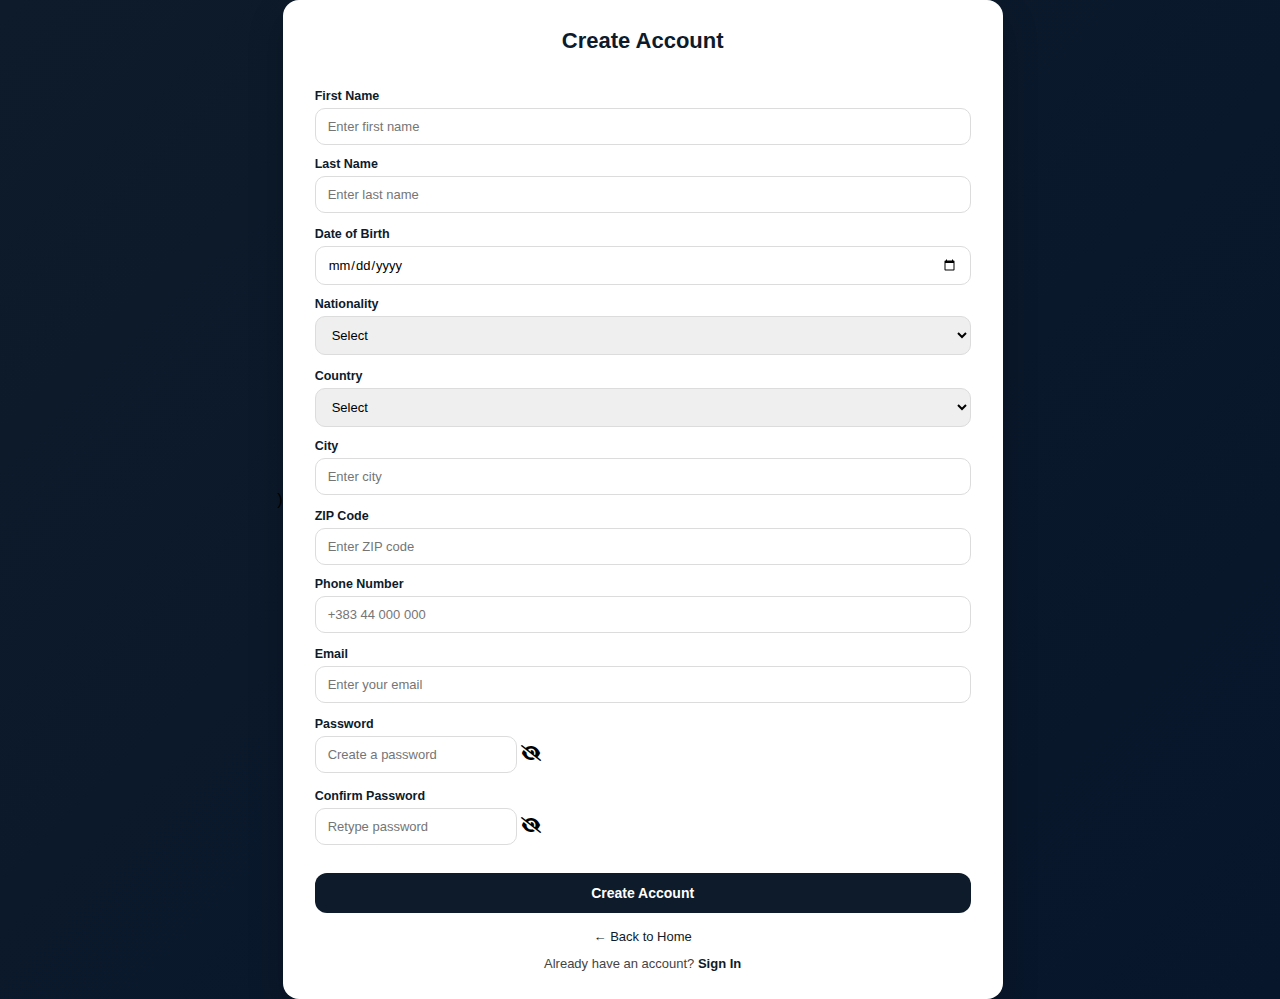
<file: signup.html>
<!DOCTYPE html>
<html lang="en">
<head>
    <meta charset="UTF-8">
    <meta name="viewport" content="width=device-width, initial-scale=1.0">
    <title>Create Account - Prishtina Airlines</title>
    <link rel="stylesheet" href="signup.css">
    <link rel="stylesheet" href="https://cdnjs.cloudflare.com/ajax/libs/font-awesome/6.0.0/css/all.min.css">)
</head>
<body class="signup-body">

<div class="signup-container">
    <h2>Create Account</h2>

    <form id="signupForm" action="signup.php" method="POST" novalidate>
        <div class="row">
            <div class="field">
                <label for="firstName">First Name</label>
                <input type="text" id="firstName" name="first_name" placeholder="Enter first name">
            </div>
            <div class="field">
                <label for="lastName">Last Name</label>
                <input type="text" id="lastName" name="last_name" placeholder="Enter last name">
            </div>
        </div>

        <div class="row">
            <div class="field">
                <label for="dob">Date of Birth</label>
                <input type="date" id="dob" name="dob">
            </div>
            <div class="field">
                <label for="nationality">Nationality</label>
                <select id="nationality" name="nationality">
                    <option value="Select">Select</option>
                    <option value="Albanian">Albanian</option>
                    <option value="Other">Other</option>
                </select>
            </div>
        </div>

        <div class="row">
            <div class="field">
                <label for="country">Country</label>
                <select id="country" name="country">
                    <option value="Select">Select</option>
                    <option value="Kosovo">Kosovo</option>
                    <option value="Germany">Germany</option>
                </select>
            </div>
            <div class="field">
                <label for="city">City</label>
                <input type="text" id="city" name="city" placeholder="Enter city">
            </div>
        </div>

        <div class="row">
            <div class="field">
                <label for="zip">ZIP Code</label>
                <input type="text" id="zip" name="zip" placeholder="Enter ZIP code">
            </div>
            <div class="field">
                <label for="phone">Phone Number</label>
                <input type="tel" id="phone" name="phone" placeholder="+383 44 000 000">
            </div>
        </div>

        <div class="row">
            <div class="field">
                <label for="email">Email</label>
                <input type="email" id="email" name="email" placeholder="Enter your email">
            </div>
        </div>

        <div class="row">
    <div class="field">
        <label for="password">Password</label>
        <div class="password-wrapper">
            <input type="password" id="password" name="password" placeholder="Create a password">
            <i class="fa-solid fa-eye-slash toggle-icon" id="togglePassword"></i>
        </div>
        <span class="error" id="passwordError"></span>
    </div>

    <div class="field">
        <label for="confirmPassword">Confirm Password</label>
        <div class="password-wrapper">
            <input type="password" id="confirmPassword" name="confirm_password" placeholder="Retype password">
            <i class="fa-solid fa-eye-slash toggle-icon" id="toggleConfirmPassword"></i>
        </div>
        <span class="error" id="confirmPasswordError"></span>
    </div>
</div>

        <button type="submit" class="signup-btn">Create Account</button>

        <a class="back" href="homepage.php">← Back to Home</a>
        <p class="signin-text">
            Already have an account? <a href="signin.php">Sign In</a>
        </p>
    </form>
</div>
           <script src="signup.js"></script>
</body>
</html>
</file>
<file: homepage.css>
* {
  margin: 0;
  padding: 0;
  box-sizing: border-box;
  font-family: Arial, sans-serif;
}

body {
    background: #ffffff;
}

nav {
  width: 100%;
  background-color: #0d1b2a; 
  padding: 18px 6%;
  display: flex;
  justify-content: space-between;
  align-items: center;
  position: fixed;
  top: 0;
  left: 0;
  z-index: 1000;
}

nav .logo {
  color: white;
  font-size: 24px;
  font-weight: bold;
  letter-spacing: 1px;
}

nav ul {
  display: flex;
  list-style: none;
  gap: 35px;
}

nav ul li a {
  text-decoration: none;
  color: white;
  font-size: 16px;
  transition: 0.3s;
}

nav ul li a:hover {
  opacity: 0.8;
}

.hero {
  margin-top: 80px;
  height: 420px;
  background: linear-gradient(rgba(5, 20, 40, 0.65), rgba(5, 20, 40, 0.65)),url("projekt.jpg");
  background-size: cover;
  background-position: center;
  display: flex;
  justify-content: center;
  align-items: center;
  text-align: center;
  color: white;
  padding: 20px;
}
body {
    font-family: Arial, sans-serif;
    background: #f5f7fa;
}

.flight-box {
    background: #fff;
    padding: 25px;
    width: 85%;
    max-width: 1200px;
    margin: 40px auto;
    border-radius: 14px;
    box-shadow: 0px 6px 18px rgba(0,0,0,0.1);
}

.trip-options {
    display: flex;
    gap: 20px;
    margin-bottom: 22px;
    font-size: 16px;
}

.trip-options input {
    margin-right: 6px;
    cursor: pointer;
}

.form-row {
    display: grid;
    grid-template-columns: 1fr 1fr 1fr 1fr auto;
    gap: 15px;
    align-items: end;
}

.input-group {
    display: flex;
    flex-direction: column;
}

label {
    font-size: 14px;
    margin-bottom: 6px;
    color: #0d1b2a;
}

input {
    padding: 12px;
    border: 1px solid #d2d2d2;
    border-radius: 6px;
    font-size: 14px;
}

.search-btn {
    background: #0d1b2a;
    color: white;
    padding: 14px 25px;
    border: none;
    border-radius: 8px;
    cursor: pointer;
    font-size: 16px;
}


.icon-section {
    width: 85%;
    margin: 40px auto;
    background: #ffffff;
    border-radius: 12px;
    padding: 30px 20px;
    box-shadow: 0 4px 20px rgba(0,0,0,0.12);
}

.icon-row {
    display: flex;
    justify-content: space-around;
    margin-bottom: 25px;
}

.icon-item {
    text-align: center;
    width: 160px;
}

.services {
    display: flex;
    justify-content: space-between;
    align-items: center;
    gap: 40px;
    padding: 40px 60px;
    background: #ffffff;
    border-radius: 20px;
    max-width: 1200px;
    margin: 40px auto;
    border: 1px solid #e1e7ef;
}

.service-box {
    display: flex;
    flex-direction: column;
    align-items: center;
    justify-content: center;
    text-decoration: none;
    color: inherit;
}


.service-icon {
    width: 65px;
    height: 65px;
    background: #eef3fb;
    border-radius: 50%;
    display: flex;
    justify-content: center;
    align-items: center;
    margin-bottom: 10px;
    border: 1px solid #d8e2f0;
}

.service-icon i {
    font-size: 28px;
    color: #0d1b2a;
}

.service-box span {
    font-size: 15px;
    color: #0d1b2a;
    font-weight: 600;
    line-height: 1.2;
}

.hero h1 {
  font-size: 48px;
  font-weight: bold;
}

.hero p {
  margin-top: 12px;
  font-size: 20px;
}

.hero-btn {
  display: inline-block;
  margin-top: 20px;
  padding: 12px 28px;
  background-color: #0d1b2a;
  color: white;
  text-decoration: none;
  border-radius: 6px;
  font-size: 17px;
  transition: 0.3s;
}

.hero-btn:hover {
  background-color: #0d1b2a;
}

* {
  margin: 0;
  padding: 0;
  box-sizing: border-box;
}

.top-offers {
  padding: 60px 80px;
  background-color: #f5f7fa;
}

.top-offers h2 {
  font-size: 28px;
  color: #0d1b2a;
  margin-bottom: 30px;
}

.offers-wrapper {
  display: flex;
  gap: 30px;
}

.offer-card {
  background: #ffffff;
  width: 320px;
  border-radius: 14px;
  box-shadow: 0 8px 20px rgba(0,0,0,0.1);
  position: relative;
  overflow: hidden;
  transition: transform 0.3s ease, box-shadow 0.3s ease;
}

.offer-card:hover {
  transform: translateY(-6px);
  box-shadow: 0 12px 25px rgba(0,0,0,0.15);
}

.offer-card img {
  width: 100%;
  height: 180px;
  object-fit: cover;
  filter: brightness(0.9);
}

.offer-card h3 {
  font-size: 18px;
  color: #0d1b2a;
  margin: 18px 20px 10px;
}

.offer-card p {
  font-size: 14px;
  color: #444;
  line-height: 1.6;
  margin: 0 20px 18px;
}

.offer-card button {
  margin: 0 20px 25px;
  padding: 10px 18px;
  background-color: #0d1b2a;
  color: #ffffff;
  border: none;
  border-radius: 8px;
  cursor: pointer;
  font-size: 14px;
  transition: background 0.3s ease;
}

.offer-card button:hover {
  background-color: #12305c;
}

.offer-badge {
  position: absolute;
  top: 14px;
  right: 14px;
  background-color: #e63946;
  color: #ffffff;
  padding: 6px 10px;
  font-size: 12px;
  font-weight: bold;
  border-radius: 6px;
}
.offer-card img {
  filter: brightness(0.85);
}

.trending {
  background-color: #0d1b2a;
  padding: 60px 40px;
}


.trending h1 {
  color: white;
  text-align: center;
  margin: 0 auto 40px auto;
}


.cards {
  display: flex;
  gap: 25px;
  justify-content: center;
  flex-wrap: wrap;
}

.card {
  background: white;
  width: 300px;
  border-radius: 15px;
  overflow: hidden;
  height: 400px;
}

.card img {
  width: 100%;
  height: 250px;
  object-fit: cover;
}

.card-body {
  padding: 15px;
}

.card-body h3 {
  font-size: 16px;
  margin-bottom: 8px;
}

.card-body p {
  font-size: 14px;
  color: #555;
}

.card-body span {
  display: block;
  font-weight: bold;
  margin: 12px 0;
}

.card-body button {
  width: 100%;
  padding: 10px;
  background: #0d1b2a;
  color: white;
  border: none;
  border-radius: 10px;
  cursor: pointer;
}

.card-body button:hover {
  background: #0d1b2a;
}

.about-airline {
    background: #0d1b2a;
    padding: 100px 20px;
    color: #ffffff;
}

.about-container {
    max-width: 900px;
    margin: auto;
    text-align: center;
}

#about h2 {
    color: #ffffff;
}

.about-airline h2 {
    font-size: 30px;
    margin-bottom: 20px;
    font-weight: 700;
    color: #ffffff;
}

.about-desc {
    max-width: 750px;
    margin: 0 auto 45px;
    font-size: 16px;
    line-height: 1.7;
    color: #e3eaf4;
}

.about-info {
    display: flex;
    justify-content: space-between;
    gap: 35px;
    flex-wrap: wrap;
    max-width: 1000px; 
}

.about-box {
    flex: 1;
    min-width: 250px;
    background: rgba(255,255,255,0.08);
    padding: 25px;
    border-radius: 14px;
}

.about-box h4 {
    font-size: 18px;
    margin-bottom: 12px;
    font-weight: 300;
}

.about-box p {
    font-size: 14px;
    margin: 5px 0;
}

.about-box span {
    display: block;
    margin-top:10px;
    font-size: 13px;
    color: #cfd8e6;
}

.social-links {
    display: flex;
    flex-direction: column;
    gap: 1px;
    text-align: center;
}


.social-links a {
    color: #ffffff;
    text-decoration: none;
    font-size: 14px;
    padding: 6px 14px;
    border-radius: 6px;
    background: rgba(255,255,255,0.15);
    transition: 0.2s ease;
}

.airline-footer {
    background: #0d1b2a;
    color: #cfd8e6; 
    text-align: center;
    padding: 16px 10px;
    font-size: 14px;
}


@media (max-width: 900px) {
  .offers-wrapper {
    flex-direction: column;
  }

  .offer-card {
    width: 100%;
  }

  .top-offers {
    padding: 40px 20px;
  }
}


/* Stili per bjutonin e adminit */
.admin-float-btn {
    position: fixed;
    bottom: 20px;
    right: 20px;
    background-color: #0d1b2a; 
    color: #f1c40f; 
    padding: 12px 20px;
    border-radius: 50px;
    text-decoration: none;
    font-weight: bold;
    box-shadow: 0 4px 10px rgba(0,0,0,0.3);
    z-index: 1000;
    transition: all 0.3s ease;
    display: flex;
    align-items: center;
    gap: 8px;
}

.admin-float-btn:hover {
    background-color: #1b263b;
    transform: translateY(-5px);
    color: #ffffff;
}

.admin-float-btn i {
    font-size: 1.2rem;
}
</file>
<file: contactform.css>
body {
    margin: 0;
    padding: 0;
    height: 100vh;
    background: linear-gradient(135deg, #0d1b2a, #0d1b2a);
    display: flex;
    justify-content: center;
    align-items: center;
    font-family: 'Poppins', sans-serif;
}

.contact-section {
    width: 100%;
    display: flex;
    justify-content: center;
    align-items: center;
}

.contact-container {
    background: #ffffff;
    width: 350px;
    padding: 35px;
    border-radius: 15px;
    box-shadow: 0 6px 25px rgba(0, 0, 0, 0.25);
    text-align: center;
    animation: fadeIn 0.8s ease;
}

.contact-container h2 {
    margin-bottom: 20px;
    color: #0d1b2a;
    font-weight: 600;
}

.contact-form {
    width: 100%;
}

.contact-form input,
.contact-form textarea {
    width: 100%;
    padding: 10px;
    margin-top: 12px;
    border-radius: 8px;
    border: 1px solid #bfc8d6;
    font-size: 14px;
    outline: none;
    transition: 0.3s;
    resize: none;
}

.contact-form input:focus,
.contact-form textarea:focus {
    border-color: #0d1b2a;
    box-shadow: 0 0 6px rgba(10, 29, 59, 0.4);
}

.error {
    color: #ff4d4d;
    font-size: 13px;
    margin-top: 5px;
    display: block;
    text-align: left;
}

.contact-form button {
    width: 100%;
    padding: 12px;
    margin-top: 20px;
    border: none;
    background: #0d1b2a;
    color: white;
    border-radius: 8px;
    font-size: 15px;
    font-weight: 600;
    cursor: pointer;
    transition: 0.3s;
}

.contact-form button:hover {
    opacity: 0.9;
}

@keyframes fadeIn {
    from {
        opacity: 0;
        transform: translateY(20px);
    }
    to {
        opacity: 1;
        transform: translateY(0);
    }
}

@media (max-width: 420px) {
    .contact-container {
        width: 90%;
        padding: 25px;
    }
}
</file>
<file: flightdetails.css>
* {
  margin: 0;
  padding: 0;
  box-sizing: border-box;
  font-family: Inter, Arial, sans-serif;
}

body {
  background: #f5f7f9;
  color: #111;
}

nav {
  width: 100%;
  background-color: #0d1b2a; 
  padding: 18px 6%;
  display: flex;
  justify-content: space-between;
  align-items: center;
  position: fixed;
  top: 0;
  left: 0;
  z-index: 1000;
}

nav .logo {
  color: white;
  font-size: 24px;
  font-weight: bold;
  letter-spacing: 1px;
}

nav ul {
  display: flex;
  list-style: none;
  gap: 35px;
}

nav ul li a {
  text-decoration: none;
  color: white;
  font-size: 16px;
  transition: 0.3s;
}

nav ul li a:hover {
  opacity: 0.8;
}


.container {
  display: grid;
  grid-template-columns: 2.2fr 1fr;
  gap: 40px;
  padding: 10px 6%;
  margin-top: 110px;
  align-items: start; 
}


.form-area h2 {
  margin-bottom: 20px;
}

.card {
  background: white;
  padding: 25px;
  border-radius: 10px;
  margin-bottom: 25px;
  border: 1px solid #ddd;
}

.card h3 {
  margin-bottom: 15px;
}

.row {
  display: flex;
  gap: 20px;
  margin-bottom: 15px;
}

.field {
  flex: 1;
  display: flex;
  flex-direction: column;
}

.field.small {
  max-width: 120px;
}

label {
  font-size: 13px;
  margin-bottom: 5px;
}

input, select {
  padding: 12px;
  border: 1px solid #0d1b2a;  
  border-radius: 6px;
  font-size: 14px;
  outline: none;
}

.actions {
  display: flex;
  justify-content: space-between;
}

.back {
  text-decoration: none;
  display: flex;
  align-items: center; 
  justify-content: center; 

  background: transparent;
  border: 2px solid #0d1b2a;
  padding: 8px 28px;
  border-radius: 6px;
  color: #0d1b2a;
  cursor: pointer;
  transition: 0.25s;
}


.hotel-btn {
  background-color: #0d1b2a;
  color: white;
  border: none;
  padding: 16px 28px;
  border-radius: 10px;
  font-size: 16px;
  cursor: pointer;
  transition: all 0.25s ease;
  box-shadow: 0 6px 18px rgba(13, 27, 42, 0.25);
  text-decoration: none;

}

.hotel-btn:hover {
  background-color: #132c46;
  transform: translateY(-2px);
  box-shadow: 0 10px 25px rgba(13, 27, 42, 0.35);
}

.hotel-btn:active {
  transform: translateY(0);
  box-shadow: 0 4px 12px rgba(13, 27, 42, 0.25);
}

.basket {
  background: white;
  padding: 25px;
  border-radius: 10px;
  border: 1px solid #ddd;
  height: fit-content;
}

.basket h3 {
  margin-bottom: 20px;
}

.price, .total {
  display: flex;
  justify-content: space-between;
  margin-bottom: 15px;
}

.total {
  font-size: 18px;
}

.trip {
  border-top: 1px solid #ddd;
  padding-top: 15px;
  font-size: 14px;
}

@media (max-width: 900px) {
  .container {
    grid-template-columns: 1fr;
  }

  .row {
    flex-direction: column;
  }
}


.form-area h2 {
  margin-bottom: 20px;
}

.basket {
  margin-top: 48px;
}
</file>
<file: flights.css>
:root {
  --accent: #0d1b2a;
  --blue: #1976d2;
  --bg-dark: #0b2440;
  --bg-mid: #1c3553;
  --bg-light: #233f63;
  --light-bg: #f5f7fa;
}

* {
  box-sizing: border-box;
  margin: 0;
  padding: 0;
}

body {
  font-family: Arial, sans-serif;
  background: var(--light-bg);
  color: #222;
  padding-top: 0;
}

.navbar {
  position: fixed;
  top: 0;
  width: 100%;
  background: var(--accent);
  color: white;
  padding: 0 24px;
  height: 72px;
  display: flex;
  align-items: center;
  justify-content: space-between;
  z-index: 1000;
}

.logo {
  font-size: 22px;
  font-weight: 700;
  letter-spacing: 0.5px;
}

.nav-links {
  display: flex;
  list-style: none;
  gap: 28px;
  align-items: center;
}

.nav-links a {
  color: #fff;
  text-decoration: none;
  font-size: 15px;
  font-weight: 500;
  padding: 10px 0;
  transition: opacity 0.2s;
}

.nav-links a:hover {
  opacity: 0.85;
}

.signin-btn {
  background: var(--0d1b2a);
  padding: 10px 24px !important;
  border-radius: 10px;
  font-weight: 600 !important;
}

.summary-bar-bg {
  position: fixed;
  top: 72px;
  width: 100%;
  background: var(--bg-dark);
  padding: 12px 0;
  z-index: 999;
}

.summary-bar {
  max-width: 1400px;
  margin: 0 auto;
  background: var(--bg-mid);
  border-radius: 16px;
  height: 56px;
  padding: 0 16px;
  display: flex;
  align-items: center;
  gap: 14px;
  color: #fff;
}

.summary-search {
  width: 40px;
  height: 40px;
  background: var(--blue);
  border-radius: 10px;
  display: flex;
  align-items: center;
  justify-content: center;
  font-size: 16px;
  cursor: pointer;
}

.summary-route-wide {
  flex: 1;
  background: var(--bg-light);
  height: 40px;
  border-radius: 10px;
  display: flex;
  align-items: center;
  padding: 0 14px;
  font-size: 15px;
  font-weight: 600;
  cursor: pointer;
}

.summary-route-wide:hover {
  background: #2d4c77;
}

.summary-dates {
  display: flex;
  align-items: center;
  gap: 10px;
  font-size: 14px;
  font-weight: 600;
}

.date-btn {
  width: 32px;
  height: 32px;
  background: var(--bg-light);
  border: none;
  border-radius: 8px;
  color: #fff;
  cursor: pointer;
}

.date-btn:hover {
  background: #2d4c77;
}

.dot {
  opacity: 0.6;
}

.flights-container {
  max-width: 1200px;
  margin: 40px auto;
  padding: 0 12px;
  display: flex;
  gap: 24px;
  padding-top: 160px;
}

.sidebar-filters {
  width: 280px;
  background: #fff;
  border-radius: 16px;
  padding: 24px;
  box-shadow: 0 4px 20px rgba(0,0,0,0.08);
  border: 1px solid #e1e7ef;
}

.filter-section {
  margin-bottom: 32px;
  padding-bottom: 24px;
  border-bottom: 1px solid #e1e7ef;
  background: none;
  position: relative;
}

.filter-section:last-child {
  border-bottom: none;
  margin-bottom: 0;
  padding-bottom: 0;
}

.filter-section h4 {
  margin-bottom: 16px;
  font-size: 18px;
  font-weight: 700;
  color: #0a1d3b;
  letter-spacing: 0.1px;
}

.sidebar-filters .filter-section:last-of-type:not(.hotel-box) {
  margin-bottom: 24px;
  padding-bottom: 24px;
}

.filter-section.hotel-box {
  margin-bottom: 0 !important;
  padding-bottom: 0 !important;
  border-bottom: none !important;
}

.stop-option {
  display: flex;
  align-items: center;
  justify-content: space-between;
  margin-bottom: 12px;
  padding: 10px 12px;
  border-radius: 10px;
  background: #f8fafc;
  border: 1px solid #e1e7ef;
  transition: all 0.2s;
}

.stop-option:hover {
  background: #f0f4f8;
  border-color: #c2d1e0;
}

.stop-option label {
  display: flex;
  align-items: center;
  font-size: 15px;
  color: #222;
  font-weight: 500;
  flex: 1;
  cursor: pointer;
}

.stop-price {
  font-size: 14px;
  color: #1976d2;
  font-weight: 600;
  margin-left: 12px;
}

.stop-option input[type="checkbox"] {
  margin-right: 10px;
  width: 18px;
  height: 18px;
  accent-color: #1976d2;
  cursor: pointer;
}

.baggage-header {
  display: flex;
  align-items: center;
  justify-content: space-between;
  margin-bottom: 16px;
}

.baggage-header h4 {
  margin-bottom: 0;
}

.select-all {
  font-size: 14px;
  color: #1976d2;
  background: none;
  border: none;
  cursor: pointer;
  font-weight: 600;
  padding: 4px 8px;
  border-radius: 6px;
}

.select-all:hover {
  background: #f0f7ff;
}

.baggage-option {
  display: flex;
  align-items: center;
  margin-bottom: 10px;
  padding: 10px 12px;
  border-radius: 10px;
  background: #f8fafc;
  border: 1px solid #e1e7ef;
}

.baggage-option label {
  display: flex;
  align-items: center;
  font-size: 15px;
  color: #222;
  font-weight: 500;
  flex: 1;
  cursor: pointer;
}

.baggage-option input[type="checkbox"] {
  margin-right: 10px;
  width: 18px;
  height: 18px;
  accent-color: #1976d2;
  cursor: pointer;
}

.departure-times {
  display: flex;
  gap: 20px;
  margin-bottom: 20px;
}

.time-range {
  flex: 1;
}

.time-range h5 {
  font-size: 14px;
  font-weight: 600;
  color: #666;
  margin-bottom: 6px;
}

.time-range span {
  font-size: 15px;
  color: #222;
  font-weight: 500;
  display: block;
  margin-bottom: 8px;
}

.time-range input[type="range"] {
  width: 100%;
  margin: 8px 0;
  -webkit-appearance: none;
  background: transparent;
  height: 32px;
  cursor: pointer;
}

.time-range input[type="range"]:focus {
  outline: none;
}

.time-range input[type="range"]::-webkit-slider-runnable-track {
  height: 6px;
  background: #1976d2;
  border-radius: 3px;
}

.time-range input[type="range"]::-moz-range-track {
  height: 6px;
  background: #1976d2;
  border-radius: 3px;
}

.time-range input[type="range"]::-webkit-slider-thumb {
  -webkit-appearance: none;
  appearance: none;
  width: 20px;
  height: 20px;
  background: #1976d2;
  border-radius: 50%;
  border: 2px solid #fff;
  box-shadow: 0 2px 6px rgba(25, 118, 210, 0.15);
  margin-top: -7px;
  transition: background 0.2s;
}

.time-range input[type="range"]:hover::-webkit-slider-thumb {
  background: #1251a2;
}

.time-range input[type="range"]::-moz-range-thumb {
  width: 20px;
  height: 20px;
  background: #1976d2;
  border-radius: 50%;
  border: 2px solid #fff;
  box-shadow: 0 2px 6px rgba(25, 118, 210, 0.15);
  transition: background 0.2s;
}

.time-range input[type="range"]:hover::-moz-range-thumb {
  background: #1251a2;
}

.duration-range {
  margin-top: 8px;
}

.duration-labels {
  display: flex;
  justify-content: space-between;
  font-size: 14px;
  color: #666;
  margin-bottom: 6px;
  font-weight: 500;
}

.duration-range input[type="range"] {
  width: 100%;
  margin: 8px 0;
  -webkit-appearance: none;
  background: transparent;
  height: 32px;
  cursor: pointer;
}

.duration-range input[type="range"]:focus {
  outline: none;
}

.duration-range input[type="range"]::-webkit-slider-runnable-track {
  height: 6px;
  background: #1976d2;
  border-radius: 3px;
}

.duration-range input[type="range"]::-moz-range-track {
  height: 6px;
  background: #1976d2;
  border-radius: 3px;
}

.duration-range input[type="range"]::-webkit-slider-thumb {
  -webkit-appearance: none;
  appearance: none;
  width: 20px;
  height: 20px;
  background: #1976d2;
  border-radius: 50%;
  border: 2px solid #fff;
  box-shadow: 0 2px 6px rgba(25, 118, 210, 0.15);
  margin-top: -7px;
  transition: background 0.2s;
}

.duration-range input[type="range"]:hover::-webkit-slider-thumb {
  background: #1251a2;
}

.duration-range input[type="range"]::-moz-range-thumb {
  width: 20px;
  height: 20px;
  background: #1976d2;
  border-radius: 50%;
  border: 2px solid #fff;
  box-shadow: 0 2px 6px rgba(25, 118, 210, 0.15);
  transition: background 0.2s;
}

.duration-range input[type="range"]:hover::-moz-range-thumb {
  background: #1251a2;
}

.duration-value {
  font-size: 15px;
  color: #222;
  font-weight: 600;
  text-align: center;
  margin-top: 8px;
}

.hotel-box {
  text-align: center;
  padding: 20px;
  background: linear-gradient(135deg, #f8fafc 0%, #f0f4f8 100%);
  border-radius: 12px;
  border: 1px solid #e1e7ef;
}

.hotel-box h3 {
  margin-bottom: 10px;
  font-size: 18px;
  color: #0a1d3b;
}

.hotel-box p {
  font-size: 14px;
  color: #666;
  margin-bottom: 16px;
  line-height: 1.5;
}

.hotel-btn {
  display: inline-block;
  background: #0a1d3b;
  color: #fff;
  padding: 12px 28px;
  border-radius: 10px;
  text-decoration: none;
  font-weight: 600;
  font-size: 15px;
  transition: background 0.2s;
}

.hotel-btn:hover {
  background: #12305c;
}

.flights-main {
  flex: 1;
}

.flights-main h2 {
  margin-bottom: 20px;
  font-size: 24px;
}

.flight-card {
  background: #fafdff;
  border-radius: 22px;
  padding: 18px 32px;
  margin-bottom: 24px;
  display: flex;
  align-items: center;
  justify-content: space-between;
  box-shadow: none;
  border: none;
  transition: transform 0.18s;
}

.flight-card:hover {
  transform: translateY(-2px) scale(1.01);
  box-shadow: 0 2px 12px rgba(25, 118, 210, 0.08);
}

.flight-left {
  display: flex;
  flex-direction: column;
  align-items: flex-start;
  min-width: 160px;
  gap: 2px;
}

.airline {
  font-size: 15px;
  font-weight: 500;
  color: #222;
  margin-bottom: 2px;
}

.time {
  font-size: 28px;
  font-weight: 800;
  color: #0d1b2a;
  letter-spacing: 1px;
}

.flight-center {
  flex: 1;
  display: flex;
  align-items: center;
  justify-content: center;
  gap: 32px;
  padding: 0 10px;
}

.route {
  font-size: 17px;
  color: #222;
  font-weight: 700;
  margin-bottom: 0;
  letter-spacing: 0.5px;
}

.duration-container {
  display: flex;
  align-items: center;
  gap: 16px;
}

.duration {
  font-size: 15px;
  color: #666;
  font-weight: 500;
}

.direct {
  background: none;
  color: #222;
  font-size: 15px;
  font-weight: 500;
  padding: 0;
  border-radius: 0;
}

.flight-right {
  display: flex;
  flex-direction: row;
  align-items: center;
  min-width: 180px;
  gap: 18px;
}

.price-container {
  margin-bottom: 0;
  text-align: right;
}

.price {
  font-size: 26px;
  font-weight: 800;
  color: #0d1b2a;
  display: block;
  letter-spacing: 0.5px;
}

.price-label {
  display: none;
}

.flight-card button {
  background: #1976d2;
  color: #fff;
  border: none;
  padding: 12px 32px;
  border-radius: 12px;
  cursor: pointer;
  font-weight: 700;
  font-size: 16px;
  transition: background 0.18s;
  width: auto;
  max-width: none;
  box-shadow: 0 2px 8px rgba(25, 118, 210, 0.10);
}

.flight-card button:hover {
  background: #1251a2;
}

.about-airline {
    background: var(--accent);
    color: #fff;
    padding: 80px 20px;
}

.about-container {
    max-width: 1100px;
    margin: 0 auto;
    text-align: center;
}

.about-desc {
    color: #e9eef6;
    max-width: 750px;
    margin: 0 auto 30px;
}

.about-info {
    display: flex;
    justify-content: space-between;
    gap: 35px;
    flex-wrap: wrap;
    max-width: 1000px;
    margin: 0 auto;
}

.about-box {
    flex: 1;
    min-width: 250px;
    background: rgba(255,255,255,0.08);
    padding: 25px;
    border-radius: 14px;
}

.about-box h4 {
    font-size: 18px;
    margin-bottom: 12px;
    font-weight: 300;
}

.about-box p {
    font-size: 14px;
    margin: 5px 0;
}

.about-box span {
    display: block;
    margin-top: 10px;
    font-size: 13px;
    color: #cfd8e6;
}

.social-links {
    display: flex;
    flex-direction: column;
    gap: 1px;
    text-align: center;
}

.airline-footer {
    background: var(--accent);
    color: #cfd8e6;
    text-align: center;
    padding: 16px 10px;
    font-size: 14px;
}

@media (max-width: 900px) {
  .flight-card {
    flex-direction: column;
    align-items: stretch;
    gap: 16px;
  }
  
  .flight-left,
  .flight-center,
  .flight-right {
    width: 100%;
    align-items: center;
    text-align: center;
  }
  
  .flight-center {
    padding: 0;
  }
  
  .flight-right {
    align-items: center;
  }
  
  .flights-container {
    flex-direction: column;
  }
  
  .sidebar-filters {
    width: 100%;
  }
  
  .departure-times {
    flex-direction: column;
    gap: 16px;
  }
}
</file>
<file: hotels.css>
Aurelia
l.10.00
Invisible

Aurelia — 3:53 AM
poe krijojn ni admin qyshtu qe e len kta olpersonat normal
uuseeer — 3:54 AM
qka me bo more tash na me ndrru kejt a
Aurelia — 3:54 AM
me bo edit krejt faqen
Aurelia — 3:54 AM
duhet me kap sektore sektore me i qit ne admin edhe kishe me pas mundesin prej adminit me ndrru tekstin
edhe me i qqit foto
+ duhet me kap krejt qato me i qit ne databaz
uuseeer — 3:55 AM
e kush ka nerva tasg mu merr me ket sen
veq edhe qekjo gajle mmet
eiiii
Aurelia — 3:55 AM
le niher mos e prek ta boj flights
se chati tha pakashum e njent o
uuseeer — 3:55 AM
jojo veq kur mo tash
Aurelia — 3:55 AM
vrq css o ka ma pshtjell kogha
uuseeer — 3:55 AM
tmerr valla
Aurelia — 3:55 AM
tybee sot spo flejm veq ska lidhje hahahahahhahaha
uuseeer — 3:56 AM
haahahhahaahaah sna lan rahat
kishe po kryhet
Aurelia — 4:00 AM
jo tybe se e pash edhe une
po thash veeq e la ni sen per qdo faqe edhe qaq
a e din moj po shum kom hek me i than chatit shtom flights te pjesa e pat
par
tash krejt um ra me i fshi
pom doket sikur ish duft mem ardh me kajt per krejt at mun te pashfrytezuar
te fshir edhe te ler ne trash
sikur asgjeeeee
uuseeer — 4:02 AM
haahahaahhaha vallai mu kajka
se menova qe e kryjtem thash edhe pak
tash po dufka me fshi kejt
e ato tdhana mja qu databazes
Aurelia — 4:08 AM
Jo moj a din njet se kemmmm
A din qushhhh vete bre chsrin veq qka mujm me bo dinamike ne hotels edhe homepage
Qe me u permbush kushti
Edhe qaqqq
Se tybe krejt edit sun i him naaa
uuseeer — 4:09 AM
E veta qashtu mtha
Qe kejt tdhanat dihet mi shku databazes
Qashtu bohet dinamike
Veq nese bojna naj pjes pak edhe tjerat mi lon qashtu
uuseeer — 4:09 AM
E maj men edhe greta pat thon qeshtu
Aurelia — 4:14 AM
kuku hej hin ne snap shpejt veq met kllz diqka me voice
Aurelia — 4:37 AM
ALTER TABLE flights ADD COLUMN stops TINYINT DEFAULT 0;
UPDATE flights SET stops = IF(is_direct = 1, 0, 1);
ME RUJT
uuseeer — 5:06 AM
contactform.php
<?php
ini_set('display_errors', 1);
error_reporting(E_ALL);

require_once 'M/ContactMapper.php';

if ($_SERVER['REQUEST_METHOD'] === 'POST') {

    $name = $_POST['name'] ?? '';
    $email = $_POST['email'] ?? '';
    $message = $_POST['message'] ?? '';

    if (!empty($name) && !empty($email) && !empty($message)) {
        $mapper = new ContactMapper();

        if ($mapper->insertInquiry($name, $email, $message)) {
            echo "<script>
                alert('Thank you for your message!');
                window.location.href = 'homepage.php';
            </script>";
            exit();
        } else {
            echo "GABIM: Metoda insertInquiry ktheu false. Kontrollo DB.";
        }
    } else {
        echo "GABIM: Fushat janë zbrazët.";
    }
}
?>

<!DOCTYPE html>
<html lang="en">
<head>
    <meta charset="UTF-8">
    <title>Contact Us - Prishtina Airlines</title>
    <link rel="stylesheet" href="contactform.css">
    <link href="https://fonts.googleapis.com/css2?family=Poppins:wght@400;600&display=swap" rel="stylesheet">
</head>
<body>

<section class="contact-section">
    <div class="contact-container">
        <h2>Contact Us</h2>

        <form action="" method="POST" class="contact-form">

            <div class="input-group">
                <input type="text" name="name" placeholder="Your name" required>
            </div>

            <div class="input-group">
                <input type="email" name="email" placeholder="Your email" required>
            </div>

            <div class="input-group">
                <textarea name="message" placeholder="Write your message here..." rows="3" required></textarea>
            </div>

            <button type="submit" name="submit_contact">Send</button>
        </form>
    </div>
</section>

</body>
</html>
contactform.css
body {
    margin: 0;
    padding: 0;
    height: 100vh;
    background: linear-gradient(135deg, #0d1b2a, #0d1b2a);
    display: flex;
    justify-content: center;
    align-items: center;
    font-family: 'Poppins', sans-serif;
}

.contact-section {
    width: 100%;
    display: flex;
    justify-content: center;
    align-items: center;
}

.contact-container {
    background: #ffffff;
    width: 350px;
    padding: 35px;
    border-radius: 15px;
    box-shadow: 0 6px 25px rgba(0, 0, 0, 0.25);
    text-align: center;
    animation: fadeIn 0.8s ease;
}

.contact-container h2 {
    margin-bottom: 20px;
    color: #0d1b2a;
    font-weight: 600;
}

.contact-form {
    width: 100%;
}

.contact-form input,
.contact-form textarea {
    width: 100%;
    padding: 10px;
    margin-top: 12px;
    border-radius: 8px;
    border: 1px solid #bfc8d6;
    font-size: 14px;
    outline: none;
    transition: 0.3s;
    resize: none;
}

.contact-form input:focus,
.contact-form textarea:focus {
    border-color: #0d1b2a;
    box-shadow: 0 0 6px rgba(10, 29, 59, 0.4);
}

.error {
    color: #ff4d4d;
    font-size: 13px;
    margin-top: 5px;
    display: block;
    text-align: left;
}

.contact-form button {
    width: 100%;
    padding: 12px;
    margin-top: 20px;
    border: none;
    background: #0d1b2a;
    color: white;
    border-radius: 8px;
    font-size: 15px;
    font-weight: 600;
    cursor: pointer;
    transition: 0.3s;
}

.contact-form button:hover {
    opacity: 0.9;
}

@keyframes fadeIn {
    from {
        opacity: 0;
        transform: translateY(20px);
    }
    to {
        opacity: 1;
        transform: translateY(0);
    }
}

@media (max-width: 420px) {
    .contact-container {
        width: 90%;
        padding: 25px;
    }
}
contactform.js
const form = document.querySelector(".contact-form");
const errors = document.querySelectorAll(".error");

form.addEventListener("submit", function (e) {
    e.preventDefault();

    errors.forEach(err => err.textContent = "");

    const name = document.querySelector('input[name="name"]').value.trim();
    const email = document.querySelector('input[name="email"]').value.trim();
    const message = document.querySelector('textarea[name="message"]').value.trim();

    let isValid = true;

    if (name.length < 2) {
        errors[0].textContent = "Name must contain at least 2 characters.";
        isValid = false;
    }

    const emailRegex = /^[^\s@]+@[^\s@]+.(com|net|org|gov|edu|io)$/;
    if (!emailRegex.test(email)) {
        errors[1].textContent = "Enter a valid email ending with .com, .net, .org, .gov, .edu, or .io.";
        isValid = false;
    }

    const words = message.split(/\s+/).filter(w => w.length > 0);
    if (words.length <= 2) {
        errors[2].textContent = "Message must contain more than 2 words.";
        isValid = false;
    }

    if (isValid) {
        form.submit();
    }
});
admin_messages.php
<?php
require_once 'M/ContactMapper.php';

$mapper = new ContactMapper();
$messages = $mapper->getAllInquiries();
?>

message.txt
3 KB
uuseeer — 4:17 PM
<?php
if (session_status() === PHP_SESSION_NONE) {
    session_start();
}

$showAdminButton = false;

message.txt
9 KB
.hero {
    margin-top: 0;
    height: 460px;
    background: linear-gradient(rgba(5, 20, 40, 0.65), rgba(5, 20, 40, 0.65)),url("projekt.jpg");
    background-size: cover;
    background-position: center;
    display: flex;
    justify-content: center;
    align-items: center;
    text-align: center;
    color: white;
    padding: 20px;
}

.hero .flight-box {
    background: #fff;
    padding: 25px;
    width: 85%;
    max-width: 1200px;
    border-radius: 14px;
    box-shadow: 0px 6px 18px rgba(0,0,0,0.1);
    position: absolute;
    top: 60%;
    left: 50%;
    transform: translate(-50%, -50%);
    z-index: 2;
}


.hero {
    position: relative;
    display: flex;
    align-items: center;
    justify-content: center;
}

.hero .flight-box {
    background: #fff;
    padding: 25px;
    width: 85%;
    max-width: 1200px;
    border-radius: 14px;
    box-shadow: 0px 6px 18px rgba(0,0,0,0.1);
    position: absolute;
    top: 40%;
    left: 50%;
    transform: translate(-50%, -50%);
    z-index: 2;
}
.explore-london {
    margin: 48px auto 0 auto;
    max-width: 1200px;
    padding: 0 24px 40px 24px;
}
.explore-title {
    font-size: 2rem;
    font-weight: 700;
    margin-bottom: 24px;
    color: #222;
}
.explore-grid {
    display: grid;
    grid-template-columns: 1fr 1fr;
    gap: 32px 24px;
    margin-bottom: 36px;
}
.explore-card {
    background: #fff;
    border-radius: 10px;
    overflow: hidden;
    box-shadow: 0 4px 16px rgba(0,0,0,0.08);
    display: flex;
    flex-direction: column;
}
.explore-card img {
    width: 100%;
    height: 180px;
    object-fit: cover;
    border-radius: 0 0 0 0;
}
.explore-card-content {
    padding: 18px 16px 12px 16px;
}
.explore-card-content h3 {
    font-size: 1.1rem;
    font-weight: 700;
    margin: 0 0 8px 0;
    color: #222;
}
.explore-meta {
    font-size: 0.95rem;
    color: #444;
}
.explore-author {
    color: #0d1b2a;
    font-weight: 500;
}
.explore-options {
    margin-top: 40px;
}
... (423 lines left)

message.txt
12 KB
﻿
uuseeer
uuseeer
.hero {
    margin-top: 0;
    height: 460px;
    background: linear-gradient(rgba(5, 20, 40, 0.65), rgba(5, 20, 40, 0.65)),url("projekt.jpg");
    background-size: cover;
    background-position: center;
    display: flex;
    justify-content: center;
    align-items: center;
    text-align: center;
    color: white;
    padding: 20px;
}

.hero .flight-box {
    background: #fff;
    padding: 25px;
    width: 85%;
    max-width: 1200px;
    border-radius: 14px;
    box-shadow: 0px 6px 18px rgba(0,0,0,0.1);
    position: absolute;
    top: 60%;
    left: 50%;
    transform: translate(-50%, -50%);
    z-index: 2;
}


.hero {
    position: relative;
    display: flex;
    align-items: center;
    justify-content: center;
}

.hero .flight-box {
    background: #fff;
    padding: 25px;
    width: 85%;
    max-width: 1200px;
    border-radius: 14px;
    box-shadow: 0px 6px 18px rgba(0,0,0,0.1);
    position: absolute;
    top: 40%;
    left: 50%;
    transform: translate(-50%, -50%);
    z-index: 2;
}
.explore-london {
    margin: 48px auto 0 auto;
    max-width: 1200px;
    padding: 0 24px 40px 24px;
}
.explore-title {
    font-size: 2rem;
    font-weight: 700;
    margin-bottom: 24px;
    color: #222;
}
.explore-grid {
    display: grid;
    grid-template-columns: 1fr 1fr;
    gap: 32px 24px;
    margin-bottom: 36px;
}
.explore-card {
    background: #fff;
    border-radius: 10px;
    overflow: hidden;
    box-shadow: 0 4px 16px rgba(0,0,0,0.08);
    display: flex;
    flex-direction: column;
}
.explore-card img {
    width: 100%;
    height: 180px;
    object-fit: cover;
    border-radius: 0 0 0 0;
}
.explore-card-content {
    padding: 18px 16px 12px 16px;
}
.explore-card-content h3 {
    font-size: 1.1rem;
    font-weight: 700;
    margin: 0 0 8px 0;
    color: #222;
}
.explore-meta {
    font-size: 0.95rem;
    color: #444;
}
.explore-author {
    color: #0d1b2a;
    font-weight: 500;
}
.explore-options {
    margin-top: 40px;
}
.explore-options h3 {
    font-size: 1.2rem;
    font-weight: 700;
    margin-bottom: 18px;
    color: #222;
}
.explore-filters {
    display: flex;
    gap: 12px;
    margin-bottom: 18px;
    flex-wrap: wrap;
}
.explore-pill {
    background: #f5f7fa;
    color: #222;
    border: none;
    border-radius: 18px;
    padding: 7px 18px;
    font-size: 1rem;
    font-weight: 500;
    cursor: pointer;
    transition: background 0.2s;
}
.explore-pill.active, .explore-pill:hover {
    background: #0d1b2a;
    color: #fff;
}
.explore-links {
    display: flex;
    gap: 40px;
    flex-wrap: wrap;
}
.explore-links div {
    min-width: 200px;
}
.explore-links a {
    color: #222;
    text-decoration: none;
    font-size: 1rem;
    display: block;
    margin-bottom: 7px;
    transition: color 0.2s;
}
.explore-links a:hover {
    color: #0d1b2a;
    text-decoration: underline;
}
@media (max-width: 900px) {
    .explore-grid { grid-template-columns: 1fr; }
    .explore-links { flex-direction: column; gap: 0; }
}

.about-airline{
    background: var(--accent);
    color:#fff;
    padding:80px 20px;
}
.about-container{ max-width:1100px; margin:0 auto; text-align:center }
.about-desc{ color:#e9eef6; max-width:750px; margin:0 auto 30px }
.about-info{ display:flex; justify-content:space-between; gap:35px; flex-wrap:wrap; max-width:1000px; margin:0 auto }
.about-box{ flex:1; min-width:250px; background:rgba(255,255,255,0.08); padding:25px; border-radius:14px }
.about-box h4{ font-size:18px; margin-bottom:12px; font-weight:300 }
.about-box p{ font-size:14px; margin:5px 0 }
.about-box span{ display:block; margin-top:10px; font-size:13px; color:#cfd8e6 }
.social-links{ display:flex; flex-direction:column; gap:1px; text-align:center }

.nav-links {
    display: flex;
    align-items: center;
    gap: 40px;
    list-style: none;
    margin: 0;
    padding: 0;
}
.nav-links li {
    list-style: none;
}
.nav-links li a {
    color: #fff;
    text-decoration: none;
    font-size: 1.15rem;
    font-weight: 400;
    transition: 0.3s;
    padding: 8px 10px;
    border-radius: 8px;
    display: inline-block;
}
.nav-links li a:hover {
    opacity: 0.8;
    background: rgba(13,27,42,0.08);
}
.signin-btn {
    background: #0d1b2a;
    color: #ffffff !important;
    border-radius: 8px;
    border: none;
    padding: 8px 18px;
    font-weight: 700;
    cursor: pointer;
    font-size: 1.1rem;
    margin-left: 10px;
    text-decoration: none !important;
    display: inline-block;
}
:root{
    --accent: #0d1b2a;       
    --light-bg: #eef3f7;    
    --nav-height: 64px;
    --card-radius: 14px;
}


* { box-sizing: border-box; }
body {
    margin: 0;
    padding: 0;
    background: var(--light-bg);
    font-family: "Segoe UI", Arial, sans-serif;
    color: var(--accent);
    -webkit-font-smoothing:antialiased;
}


.navbar {
    background: var(--accent);
    color: white;
    height: var(--nav-height);
    padding: 0 24px;
    font-size: 18px;
    font-weight: 600;
    position: fixed;
    width: 100%;
    top: 0;
    left: 0;
    z-index: 999;
    display: flex;
    align-items: center;
    justify-content: space-between;
    gap: 16px;
    transition: box-shadow 0.18s ease, background-color 0.18s ease;
}


.navbar.scrolled {
    box-shadow: 0 6px 20px rgba(13,27,42,0.12);
}


.nav-left {
    display: flex;
    align-items: center;
    gap: 12px;
}
.logo {
    color: #fff;
    font-size: 24px;
    font-weight: 700;
    font-family: Arial, sans-serif;
    letter-spacing: 1px;
    display: inline-block;
}
.site-title {
    font-weight: 700;
    font-size: 18px;
}


.nav-right {
    display: flex;
    align-items: center;
    gap: 14px;
}
.nav-link {
    color: rgba(255,255,255,0.92);
    text-decoration: none;
    font-size: 15px;
    padding: 8px 10px;
    border-radius: 8px;
}
.nav-link:hover { background: rgba(255,255,255,0.05); }
.cta {
    background: white;
    color: var(--accent);
    border-radius: 8px;
    border: none;
    padding: 8px 12px;
    font-weight: 700;
    cursor: pointer;
}


.container {
    margin: 32px auto 64px;
    width: 92%;
    max-width: 1180px;
}

.title {
    font-size: 28px;
    font-weight: 700;
    margin: 8px 0 20px;
}


.carousel {
    position: relative;
    padding: 8px 0 28px;
}
.carousel-track {
    display: flex;
    gap: 18px;
    overflow-x: auto;
    padding-bottom: 8px;
    scroll-behavior: smooth;
    -webkit-overflow-scrolling: touch;
}
.carousel-track::-webkit-scrollbar { height: 10px; }
.carousel-track::-webkit-scrollbar-thumb { background: rgba(13,27,42,0.12); border-radius: 8px; }

.hotel-card {
    min-width: 520px; 
    display: flex;
    background: white;
    border-radius: var(--card-radius);
    padding: 14px;
    margin-bottom: 0;
    box-shadow: 0 6px 20px rgba(13,27,42,0.06);
    transition: transform 0.18s ease, box-shadow 0.18s ease;
    align-items: center;
    gap: 16px;
    flex: 0 0 auto;
}
.hotel-card:hover { transform: translateY(-4px); box-shadow: 0 18px 40px rgba(13,27,42,0.08); }


.image-box img {
    width: 200px;
    height: 120px;
    border-radius: 10px;
    object-fit: cover;
    display: block;
}


.info-box {
    flex: 1;
}
.info-box h3 {
    margin: 0;
    font-size: 18px;
}
.rating {
    margin: 6px 0;
    color: #667589;
    display:flex;
    gap:8px;
    align-items:center;
    font-size:14px;
}
.stars { color: #ffb300; font-size:15px; }
.location { margin: 8px 0; color: #4b5b6b; font-size:14px; }
.tags span {
    padding: 4px 8px;
    background: #dde7f2;
    border-radius: 7px;
    margin-right: 6px;
    font-size: 12px;
}


.price-box {
    text-align: right;
    width: 140px;
    display: flex;
    flex-direction: column;
    justify-content: center;
    gap:6px;
}
.old-price { text-decoration: line-through; color: #888; font-size: 13px; }
.new-price {
    font-size: 18px;
    font-weight: 800;
    color: var(--accent);
}
.hotel-card button {
    background: var(--accent);
    color: white;
    padding: 10px 6px;
    border: none;
    border-radius: 8px;
    cursor: pointer;
    font-size: 14px;
}
.hotel-card button:hover { background: #19314b; }


.carousel-arrow {
    position: absolute;
    top: 40%;
    transform: translateY(-50%);
    width: 36px;
    height: 36px;
    border-radius: 50%;
    border: none;
    background: rgba(13,27,42,0.06);
    color: var(--accent);
    cursor: pointer;
    display: flex;
    align-items: center;
    justify-content: center;
    font-size: 20px;
}
.carousel-arrow.prev { left: 2px; }
.carousel-arrow.next { right: 2px; }

.carousel-dots {
    display:flex;
    gap:8px;
    justify-content:center;
    margin-top:10px;
}
.carousel-dots .dot {
    width:8px; height:8px; border-radius:50%;
    background: rgba(13,27,42,0.12);
}
.carousel-dots .dot.active { background: var(--accent); }


.features {
    margin-top: 32px;
    display: grid;
    grid-template-columns: repeat(3, 1fr);
    gap: 16px;
}
.feature {
    background: white;
    padding: 18px;
    border-radius: 12px;
    text-align: center;
    box-shadow: 0 6px 18px rgba(13,27,42,0.04);
}
.feature-icon {
    width:64px; height:64px;
    margin: 0 auto 10px;
    border-radius: 16px;
    background: linear-gradient(90deg, rgba(13,27,42,0.06), rgba(13,27,42,0.02));
    display:flex; align-items:center; justify-content:center;
    font-size:26px;
}


.about {
    margin-top: 30px;
    background: white;
    padding: 20px;
    border-radius: 10px;
}


.property-types {
    margin-bottom: 40px;
}

.property-grid {
    display: grid;
    grid-template-columns: repeat(4, 1fr);
    gap: 20px;
    margin-top: 20px;
}

.property-card {
    display: flex;
    flex-direction: column;
    align-items: center;
    text-align: center;
    cursor: pointer;
    transition: transform 0.3s ease;
}

.property-card:hover {
    transform: translateY(-5px);
}

.property-card img {
    width: 100%;
    height: 220px;
    object-fit: cover;
    border-radius: 20px;
    margin-bottom: 15px;
    box-shadow: 0 4px 12px rgba(0, 0, 0, 0.1);
}

.property-card h3 {
    font-size: 18px;
    font-weight: 600;
    color: var(--accent);
    margin: 0;
}


.airline-footer {
    background: #0d1b2a;
    color: #cfd8e6; 
    text-align: center;
    padding: 16px 10px;
    font-size: 14px;
}


@media (max-width: 900px) {
    .hotel-card { min-width: 440px; }
    .features { grid-template-columns: 1fr; }
    .nav-right { display: none; } 
}
@media (max-width: 520px) {
    :root { --nav-height: 56px; }
    .logo { display:none; }
    .site-title { font-size:16px; }
    .hotel-card { min-width: 320px; gap:10px; padding:12px; }
    .image-box img { width:120px; height:80px; }
    .price-box { width:110px; }
}
</file>
<file: signup.css>
* {
  margin: 0;
  padding: 0;
  box-sizing: border-box;
  font-family: 'Poppins', sans-serif;
}

.signup-body {
  min-height: 100vh;
  background: linear-gradient(135deg, #0d1b2a, #08162c);
  display: flex;
  align-items: center;
  justify-content: center;
}

.signup-container {
  background: #ffffff;
  width: 720px;
  padding: 28px 32px;
  border-radius: 16px;
  box-shadow: 0 16px 35px rgba(0, 0, 0, 0.22);
}

.signup-container h2 {
  text-align: center;
  color: #0d1b2a;
  margin-bottom: 35px;
  font-size: 22px;
}

.row {
  display: flex;
  gap: 18px;
  margin-bottom: 14px;
}

.field {
  flex: 1;
  display: flex;
  flex-direction: column;
}

.field label {
  font-size: 12.5px;
  color: #0d1b2a;
  margin-bottom: 5px;
  font-weight: 600;
}
.field input,
.field select {
  padding: 10px 12px;
  border-radius: 10px;
  border: 1px solid #dcdcdc;
  font-size: 13px;
  transition: all 0.25s ease;
}

.field input:focus,
.field select:focus {
  outline: none;
  border-color: #0d1b2a;
  box-shadow: 0 0 0 2px rgba(10, 29, 59, 0.15);
}

.signup-btn {
  width: 100%;
  margin-top: 10px;
  padding: 12px;
  background: #0d1b2a;
  color: #ffffff;
  border: none;
  border-radius: 12px;
  font-size: 14px;
  font-weight: 600;
  cursor: pointer;
  transition: 0.25s ease;
}

.signup-btn:hover {
  background: #12305c;
}

.back {
  display: block;
  margin: 16px auto 0;
  text-align: center;
  color: #0d1b2a;
  text-decoration: none;
  font-size: 13px;
}

.back:hover {
  text-decoration: underline;
}

.signin-text {
  margin-top: 12px;
  font-size: 13px;
  text-align: center;
  color: #444;
}

.signin-text a {
  color: #0d1b2a;
  font-weight: 600;
  text-decoration: none;
}

.signin-text a:hover {
  text-decoration: underline;
}

.row {
    flex-direction: column;
    gap: 12px;
  }

.error {
    color: red;
    font-size: 12px;
    margin-top: 4px;
    display: block;
}

@media (max-width: 768px) {
  .signup-container {
    width: 95%;
    padding: 24px 20px;
  }
}
</file>
